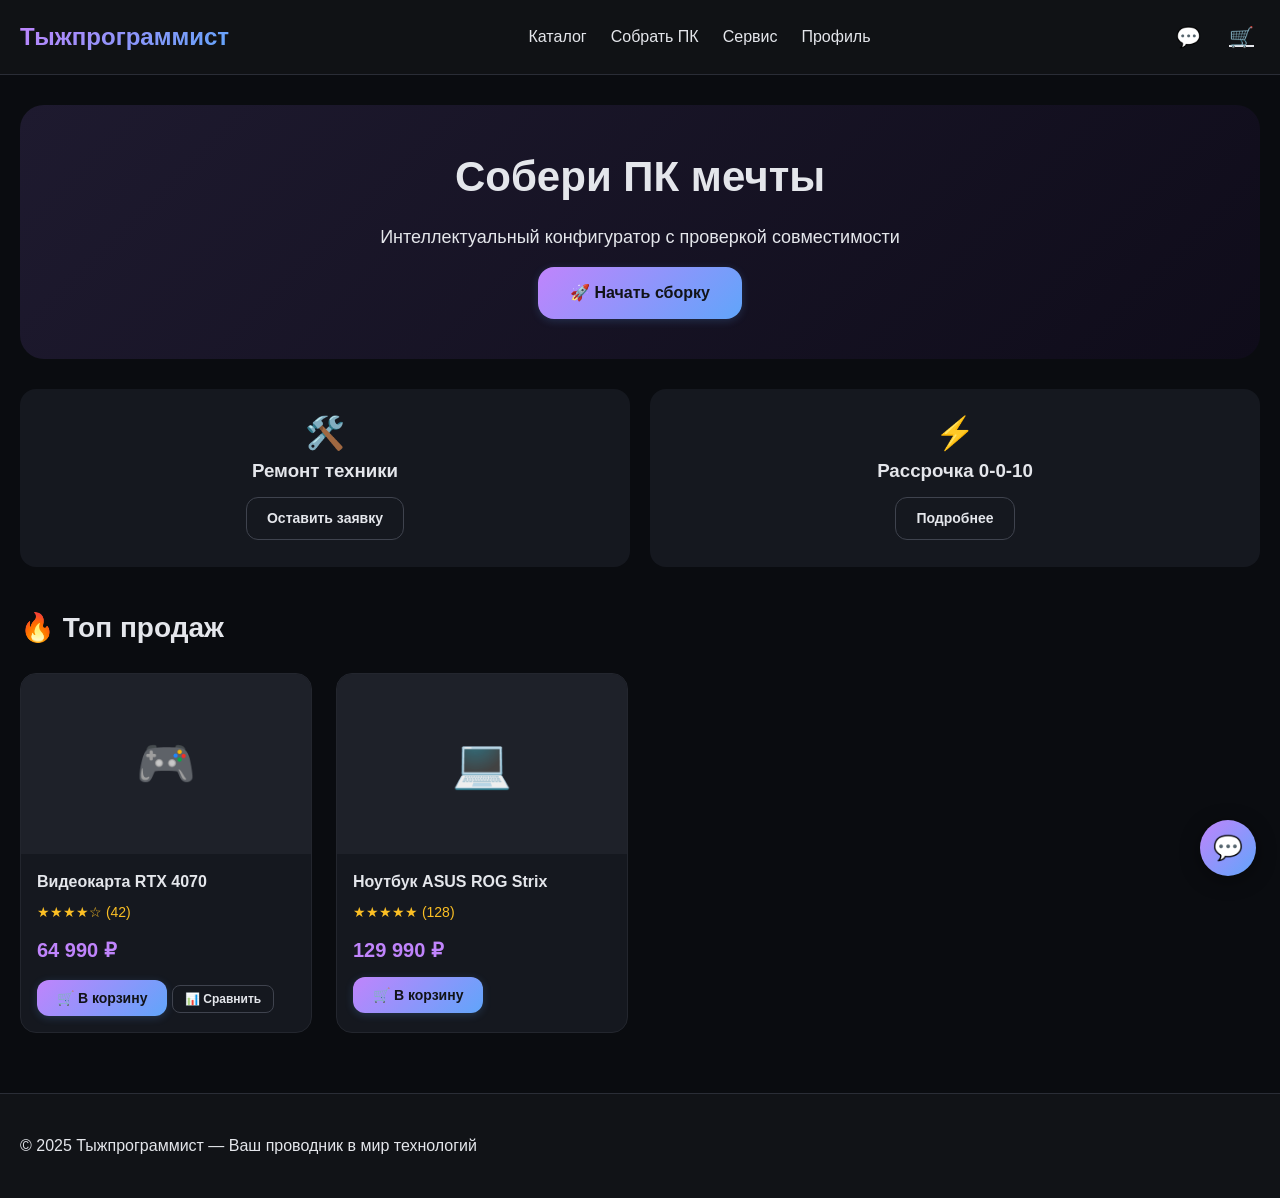
<file: index.html>
<!DOCTYPE html>
<html lang="ru">
<head>
    <meta charset="UTF-8">
    <meta name="viewport" content="width=device-width, initial-scale=1.0">
    <title>Тыжпрограммист — Цифровая техника и сборка ПК</title>
    <link rel="stylesheet" href="css/style.css">
</head>
<body>
    <header class="header">
        <div class="container">
            <div class="navbar">
                <a href="index.html" class="logo">Тыжпрограммист</a>
                <ul class="nav-links">
                    <li><a href="catalog.html">Каталог</a></li>
                    <li><a href="configurator.html">Собрать ПК</a></li>
                    <li><a href="service.html">Сервис</a></li>
                    <li><a href="profile.html">Профиль</a></li>
                </ul>
                <div class="header-actions">
                    <button class="icon-btn" id="consultantTrigger">💬</button>
                    <a href="cart.html" class="icon-btn">🛒 <span class="cart-count">0</span></a>
                </div>
            </div>
        </div>
    </header>

    <main class="container">
        <!-- Баннер -->
        <div style="background: linear-gradient(135deg, #1e1a2f, #0f0c1a); border-radius: 24px; padding: 40px; margin: 30px 0; text-align: center;">
            <h1 style="font-size: 42px;">Собери ПК мечты</h1>
            <p style="font-size: 18px; margin: 16px 0;">Интеллектуальный конфигуратор с проверкой совместимости</p>
            <a href="configurator.html" class="btn btn-primary btn-lg">🚀 Начать сборку</a>
        </div>

        <!-- Быстрый доступ к сервисам -->
        <div style="display: flex; gap: 20px; margin-bottom: 40px;">
            <div style="background: #15181f; border-radius: 16px; padding: 20px; flex:1; text-align:center;">
                <div style="font-size: 32px;">🛠️</div>
                <h3>Ремонт техники</h3>
                <a href="service.html" class="btn btn-outline" style="display:inline-block; margin-top:12px;">Оставить заявку</a>
            </div>
            <div style="background: #15181f; border-radius: 16px; padding: 20px; flex:1; text-align:center;">
                <div style="font-size: 32px;">⚡</div>
                <h3>Рассрочка 0-0-10</h3>
                <span class="btn btn-outline" style="display:inline-block; margin-top:12px;">Подробнее</span>
            </div>
        </div>

        <h2 class="section-title">🔥 Топ продаж</h2>
        <div class="product-grid">
            <div class="product-card">
                <div class="product-img">🎮</div>
                <div class="product-info">
                    <div class="product-title">Видеокарта RTX 4070</div>
                    <div class="rating">★★★★☆ (42)</div>
                    <div class="product-price">64 990 ₽</div>
                    <button class="btn btn-primary add-to-cart-btn" data-id="1" data-name="RTX 4070" data-price="64990">🛒 В корзину</button>
                    <button class="btn btn-outline btn-sm compare-btn" style="margin-top:8px;">📊 Сравнить</button>
                </div>
            </div>
            <div class="product-card">
                <div class="product-img">💻</div>
                <div class="product-info">
                    <div class="product-title">Ноутбук ASUS ROG Strix</div>
                    <div class="rating">★★★★★ (128)</div>
                    <div class="product-price">129 990 ₽</div>
                    <button class="btn btn-primary add-to-cart-btn" data-id="2" data-name="ASUS ROG Strix" data-price="129990">🛒 В корзину</button>
                </div>
            </div>
        </div>
    </main>

    <!-- Виджет консультанта -->
    <div class="consultant-widget" id="consultantWidget">
        <div class="consultant-btn">💬</div>
        <div id="chatWindow" class="chat-window hidden">
            <div class="chat-header">Консультант <span id="closeChat" style="cursor:pointer">✖</span></div>
            <div id="chatMessages" class="chat-messages"></div>
            <div class="chat-input-area">
                <input type="text" id="chatInput" placeholder="Задайте вопрос...">
                <button id="chatSend" class="btn btn-primary btn-sm">➤</button>
            </div>
        </div>
    </div>

    <footer class="footer">
        <div class="container">© 2025 Тыжпрограммист — Ваш проводник в мир технологий</div>
    </footer>

    <script src="js/main.js"></script>
</body>
</html>
</file>
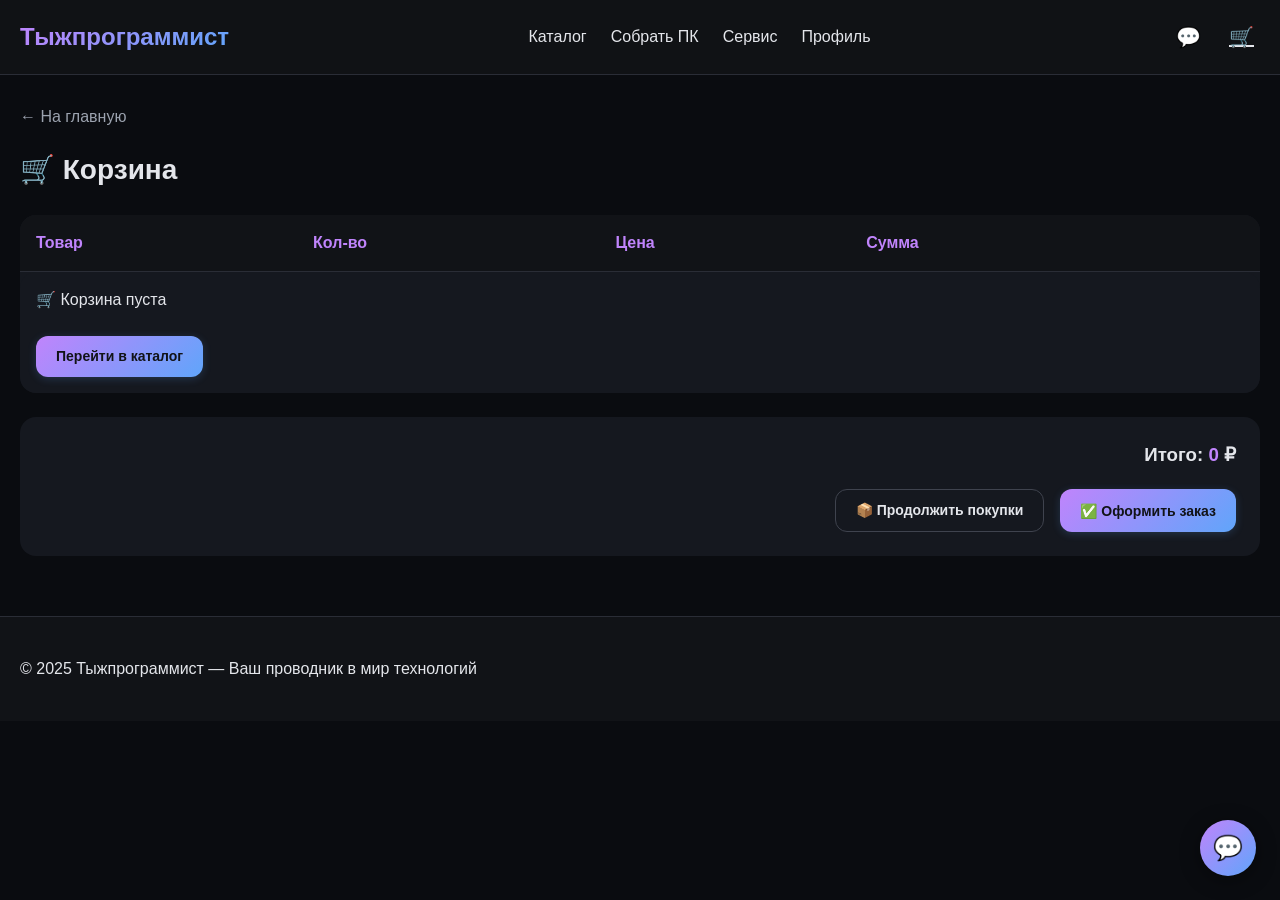
<file: cart.html>
<!DOCTYPE html>
<html lang="ru">
<head>
    <meta charset="UTF-8">
    <meta name="viewport" content="width=device-width, initial-scale=1.0">
    <title>Корзина - Тыжпрограммист</title>
    <link rel="stylesheet" href="css/style.css">
    <style>
        .cart-table {
            width: 100%;
            border-collapse: collapse;
            background: #15181f;
            border-radius: 16px;
            overflow: hidden;
        }
        .cart-table th, .cart-table td {
            padding: 16px;
            text-align: left;
            border-bottom: 1px solid #2a2d36;
        }
        .cart-table th {
            background: #111317;
            color: #c084fc;
            font-weight: 600;
        }
        .cart-table tr:last-child td {
            border-bottom: none;
        }
        .quantity-input {
            width: 70px;
            padding: 8px;
            background: #0a0c10;
            border: 1px solid #3f434e;
            border-radius: 8px;
            color: white;
            text-align: center;
        }
        .cart-summary {
            background: #15181f;
            border-radius: 16px;
            padding: 24px;
            margin-top: 24px;
            text-align: right;
        }
        .empty-cart {
            text-align: center;
            padding: 60px;
            background: #15181f;
            border-radius: 16px;
        }
    </style>
</head>
<body>
    <header class="header">
        <div class="container">
            <div class="navbar">
                <a href="index.html" class="logo">Тыжпрограммист</a>
                <ul class="nav-links">
                    <li><a href="catalog.html">Каталог</a></li>
                    <li><a href="configurator.html">Собрать ПК</a></li>
                    <li><a href="service.html">Сервис</a></li>
                    <li><a href="profile.html">Профиль</a></li>
                </ul>
                <div class="header-actions">
                    <button class="icon-btn" id="consultantTrigger">💬</button>
                    <a href="cart.html" class="icon-btn">🛒 <span class="cart-count">0</span></a>
                </div>
            </div>
        </div>
    </header>

    <main class="container">
        <div style="margin: 30px 0;">
            <div style="margin-bottom: 20px;">
                <a href="index.html" style="color: #9ca3af; text-decoration: none;">← На главную</a>
            </div>
            <h1 class="section-title" style="margin-top: 0;">🛒 Корзина</h1>
            
            <table class="cart-table">
                <thead>
                    <tr>
                        <th>Товар</th>
                        <th>Кол-во</th>
                        <th>Цена</th>
                        <th>Сумма</th>
                        <th></th>
                    </tr>
                </thead>
                <tbody id="cart-items-container"></tbody>
            </table>
            
            <div class="cart-summary">
                <h3>Итого: <span id="cart-total" style="color: #c084fc;">0</span> ₽</h3>
                <div style="display: flex; gap: 16px; justify-content: flex-end; margin-top: 20px;">
                    <a href="catalog.html" class="btn btn-outline">📦 Продолжить покупки</a>
                    <button class="btn btn-primary" id="checkoutBtn">✅ Оформить заказ</button>
                </div>
            </div>
        </div>
    </main>

    <!-- Виджет консультанта -->
    <div class="consultant-widget" id="consultantWidget">
        <div class="consultant-btn">💬</div>
        <div id="chatWindow" class="chat-window hidden">
            <div class="chat-header">Консультант <span id="closeChat" style="cursor:pointer">✖</span></div>
            <div id="chatMessages" class="chat-messages"></div>
            <div class="chat-input-area">
                <input type="text" id="chatInput" placeholder="Задайте вопрос...">
                <button id="chatSend" class="btn btn-primary btn-sm">➤</button>
            </div>
        </div>
    </div>

    <footer class="footer">
        <div class="container">© 2025 Тыжпрограммист — Ваш проводник в мир технологий</div>
    </footer>

    <script src="js/main.js"></script>
    <script>
        function renderCartPage() {
            const container = document.getElementById('cart-items-container');
            if (!container) return;
            
            const cart = JSON.parse(localStorage.getItem('techCart') || '[]');
            
            if (cart.length === 0) {
                container.innerHTML = `<tr><td colspan="5" class="empty-cart">🛒 Корзина пуста<br><br><a href="catalog.html" class="btn btn-primary">Перейти в каталог</a></td></tr>`;
                document.getElementById('cart-total').innerText = '0';
                return;
            }
            
            let html = '';
            let total = 0;
            cart.forEach((item, index) => {
                const itemTotal = item.price * item.quantity;
                total += itemTotal;
                html += `
                    <tr>
                        <td><strong>${item.name}</strong></td>
                        <td><input type="number" value="${item.quantity}" min="1" style="width:70px; background:#0a0c10; border:1px solid #3f434e; border-radius:8px; padding:8px; color:white; text-align:center;" data-idx="${index}" class="cart-qty"></td>
                        <td>${item.price.toLocaleString()} ₽</td>
                        <td style="color:#c084fc; font-weight:bold;">${itemTotal.toLocaleString()} ₽</td>
                        <td><button class="btn btn-danger btn-sm" data-idx="${index}" id="remove-item-${index}">🗑 Удалить</button></td>
                    </tr>
                `;
            });
            container.innerHTML = html;
            document.getElementById('cart-total').innerText = total.toLocaleString();
            
            document.querySelectorAll('.cart-qty').forEach(input => {
                input.addEventListener('change', (e) => {
                    const idx = e.target.dataset.idx;
                    const cart = JSON.parse(localStorage.getItem('techCart') || '[]');
                    cart[idx].quantity = parseInt(e.target.value);
                    localStorage.setItem('techCart', JSON.stringify(cart));
                    renderCartPage();
                    if (typeof updateCartUI === 'function') updateCartUI();
                });
            });
            
            cart.forEach((_, idx) => {
                const btn = document.getElementById(`remove-item-${idx}`);
                if(btn) btn.onclick = () => {
                    const cart = JSON.parse(localStorage.getItem('techCart') || '[]');
                    cart.splice(idx, 1);
                    localStorage.setItem('techCart', JSON.stringify(cart));
                    renderCartPage();
                    if (typeof updateCartUI === 'function') updateCartUI();
                };
            });
        }
        
        document.getElementById('checkoutBtn')?.addEventListener('click', () => {
            alert('✅ Заказ оформлен! Спасибо за покупку!');
            localStorage.removeItem('techCart');
            renderCartPage();
            if (typeof updateCartUI === 'function') updateCartUI();
        });
        
        renderCartPage();
    </script>
</body>
</html>
</file>
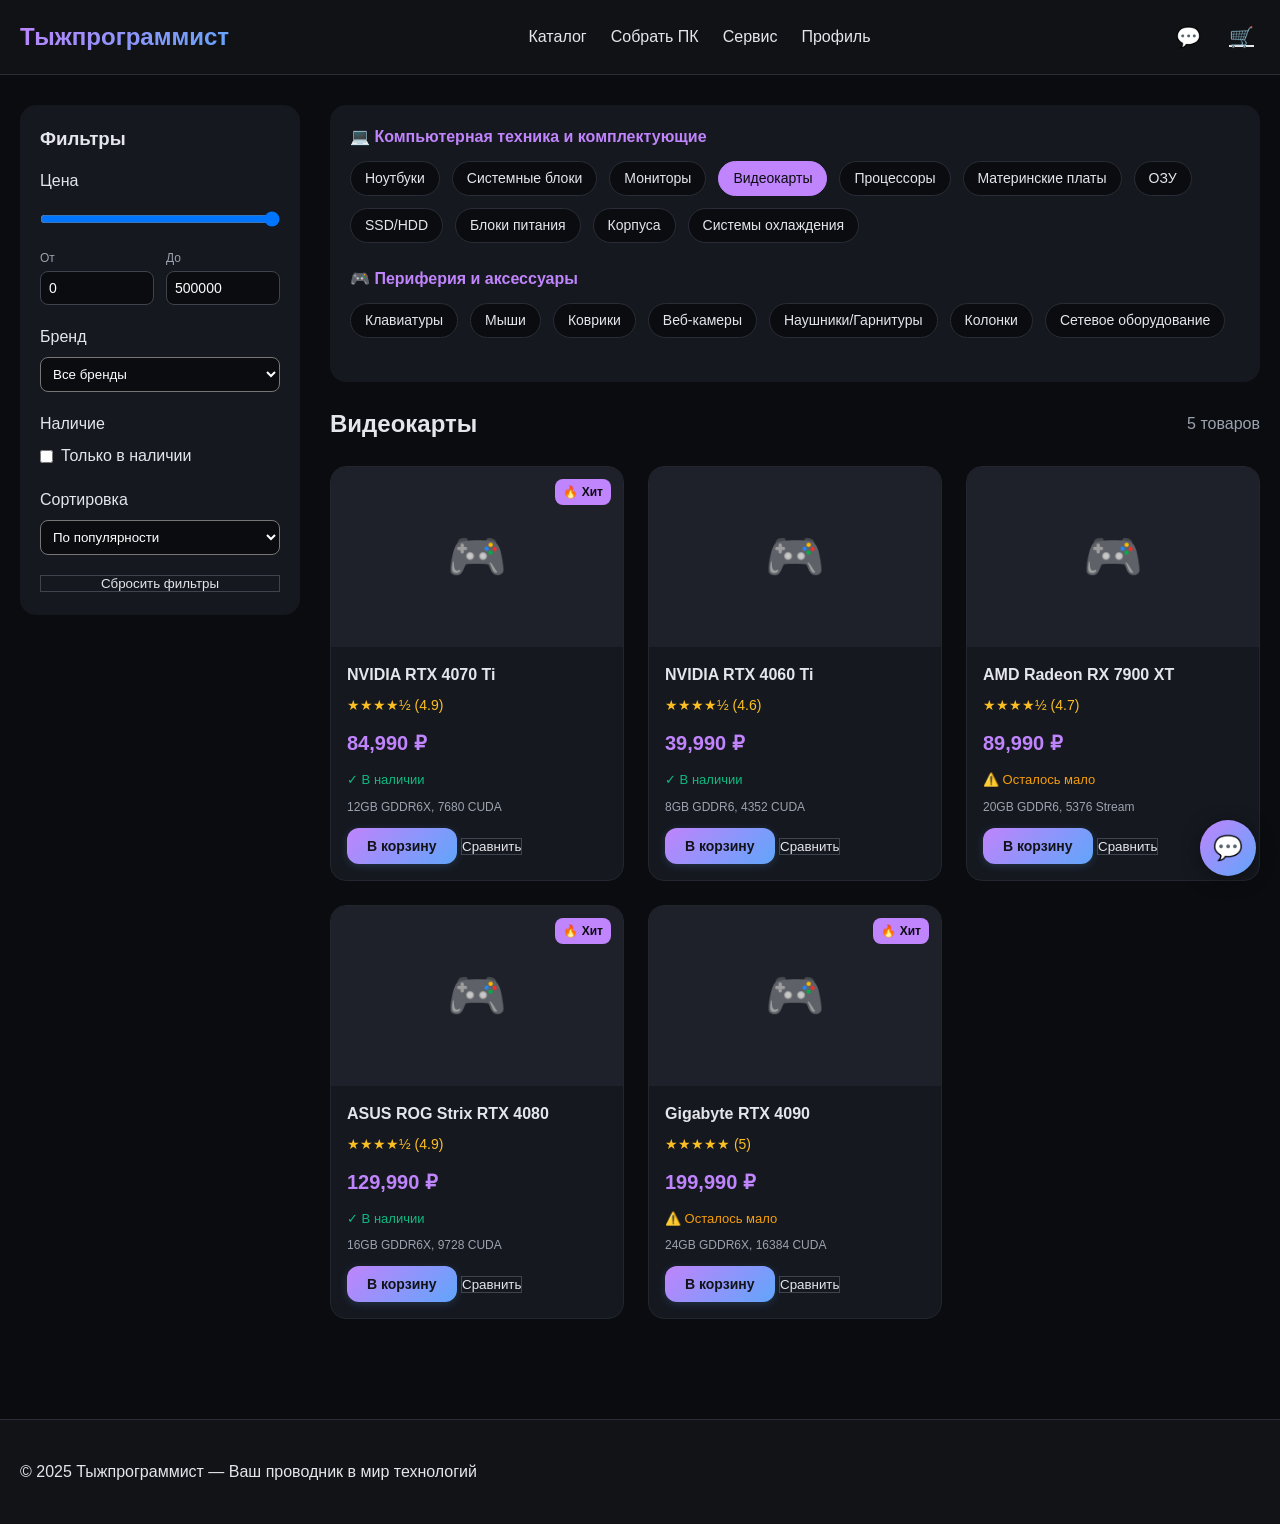
<file: catalog.html>
<!DOCTYPE html>
<html lang="ru">
<head>
    <meta charset="UTF-8">
    <meta name="viewport" content="width=device-width, initial-scale=1.0">
    <title>Каталог - Тыжпрограммист</title>
    <link rel="stylesheet" href="css/style.css">
    <style>
        .category-menu {
            background: #15181f;
            border-radius: 16px;
            padding: 20px;
            margin-bottom: 24px;
        }
        
        .category-group {
            margin-bottom: 24px;
        }
        
        .category-group h4 {
            color: #c084fc;
            margin-bottom: 12px;
            font-size: 16px;
        }
        
        .category-links {
            display: flex;
            flex-wrap: wrap;
            gap: 12px;
        }
        
        .category-link {
            background: #0a0c10;
            padding: 6px 14px;
            border-radius: 20px;
            cursor: pointer;
            transition: all 0.2s;
            font-size: 14px;
            border: 1px solid #2a2d36;
        }
        
        .category-link:hover {
            background: #c084fc;
            color: #0a0c10;
            border-color: #c084fc;
        }
        
        .category-link.active {
            background: #c084fc;
            color: #0a0c10;
            border-color: #c084fc;
        }
        
        .product-card {
            position: relative;
        }
        
        .badge {
            position: absolute;
            top: 12px;
            right: 12px;
            background: #c084fc;
            color: #0a0c10;
            padding: 4px 8px;
            border-radius: 8px;
            font-size: 12px;
            font-weight: bold;
        }
        
        .stock-status {
            font-size: 13px;
            margin: 8px 0;
        }
        
        .in-stock {
            color: #10b981;
        }
        
        .low-stock {
            color: #f59e0b;
        }
        
        .out-of-stock {
            color: #ef4444;
        }
        
        .price-inputs {
            display: flex;
            gap: 12px;
            margin-top: 12px;
            align-items: center;
        }
        
        .price-input-group {
            flex: 1;
        }
        
        .price-input-group label {
            display: block;
            font-size: 12px;
            color: #9ca3af;
            margin-bottom: 4px;
        }
        
        .price-input-group input {
            width: 100%;
            background: #0a0c10;
            border: 1px solid #3f434e;
            border-radius: 8px;
            padding: 8px;
            color: white;
            font-size: 14px;
        }
        
        .price-input-group input:focus {
            outline: none;
            border-color: #c084fc;
        }
    </style>
</head>
<body>
    <header class="header">
        <div class="container">
            <div class="navbar">
                <a href="index.html" class="logo">Тыжпрограммист</a>
                <ul class="nav-links">
                    <li><a href="catalog.html">Каталог</a></li>
                    <li><a href="configurator.html">Собрать ПК</a></li>
                    <li><a href="service.html">Сервис</a></li>
                    <li><a href="profile.html">Профиль</a></li>
                </ul>
                <div class="header-actions">
                    <button class="icon-btn" id="consultantTrigger">💬</button>
                    <a href="cart.html" class="icon-btn">🛒 <span class="cart-count">0</span></a>
                </div>
            </div>
        </div>
    </header>

    <main class="container">
        <div style="display: flex; gap: 30px; margin-top: 30px;">
            <!-- Боковая панель с фильтрами -->
            <aside style="width: 280px; flex-shrink: 0;">
                <div style="background: #15181f; padding: 20px; border-radius: 16px; position: sticky; top: 100px;">
                    <h3 style="margin-bottom: 16px;">Фильтры</h3>
                    
                    <div style="margin-bottom: 20px;">
                        <label style="display: block; margin-bottom: 8px;">Цена</label>
                        <input type="range" id="priceRange" min="0" max="500000" value="500000" style="width:100%; margin: 10px 0;">
                        <div class="price-inputs">
                            <div class="price-input-group">
                                <label>От</label>
                                <input type="number" id="priceMinInput" value="0" min="0" max="500000">
                            </div>
                            <div class="price-input-group">
                                <label>До</label>
                                <input type="number" id="priceMaxInput" value="500000" min="0" max="500000">
                            </div>
                        </div>
                    </div>
                    
                    <div style="margin-bottom: 20px;">
                        <label style="display: block; margin-bottom: 8px;">Бренд</label>
                        <select id="brandFilter" style="width:100%; background:#0a0c10; color:white; padding:8px; border-radius: 8px;">
                            <option value="all">Все бренды</option>
                            <option value="asus">ASUS</option>
                            <option value="msi">MSI</option>
                            <option value="gigabyte">Gigabyte</option>
                            <option value="nvidia">NVIDIA</option>
                            <option value="intel">Intel</option>
                            <option value="amd">AMD</option>
                            <option value="logitech">Logitech</option>
                            <option value="razer">Razer</option>
                            <option value="samsung">Samsung</option>
                            <option value="corsair">Corsair</option>
                            <option value="kingston">Kingston</option>
                            <option value="hyperx">HyperX</option>
                            <option value="steelseries">SteelSeries</option>
                        </select>
                    </div>
                    
                    <div style="margin-bottom: 20px;">
                        <label style="display: block; margin-bottom: 8px;">Наличие</label>
                        <label style="display: flex; align-items: center; gap: 8px; margin-top: 8px;">
                            <input type="checkbox" id="inStockOnly"> Только в наличии
                        </label>
                    </div>
                    
                    <div>
                        <label style="display: block; margin-bottom: 8px;">Сортировка</label>
                        <select id="sortBy" style="width:100%; background:#0a0c10; color:white; padding:8px; border-radius: 8px;">
                            <option value="popular">По популярности</option>
                            <option value="price_asc">По цене (возр.)</option>
                            <option value="price_desc">По цене (убыв.)</option>
                            <option value="rating">По рейтингу</option>
                        </select>
                    </div>
                    
                    <button id="resetFilters" class="btn-outline" style="margin-top: 20px; width: 100%;">Сбросить фильтры</button>
                </div>
            </aside>
            
            <!-- Основной контент -->
            <div style="flex:1">
                <!-- Меню категорий -->
                <div class="category-menu">
                    <div class="category-group">
                        <h4>💻 Компьютерная техника и комплектующие</h4>
                        <div class="category-links">
                            <span class="category-link" data-category="notebooks">Ноутбуки</span>
                            <span class="category-link" data-category="pcs">Системные блоки</span>
                            <span class="category-link" data-category="monitors">Мониторы</span>
                            <span class="category-link active" data-category="gpus">Видеокарты</span>
                            <span class="category-link" data-category="cpus">Процессоры</span>
                            <span class="category-link" data-category="motherboards">Материнские платы</span>
                            <span class="category-link" data-category="ram">ОЗУ</span>
                            <span class="category-link" data-category="storage">SSD/HDD</span>
                            <span class="category-link" data-category="psus">Блоки питания</span>
                            <span class="category-link" data-category="cases">Корпуса</span>
                            <span class="category-link" data-category="cooling">Системы охлаждения</span>
                        </div>
                    </div>
                    
                    <div class="category-group">
                        <h4>🎮 Периферия и аксессуары</h4>
                        <div class="category-links">
                            <span class="category-link" data-category="keyboards">Клавиатуры</span>
                            <span class="category-link" data-category="mice">Мыши</span>
                            <span class="category-link" data-category="mousepads">Коврики</span>
                            <span class="category-link" data-category="webcams">Веб-камеры</span>
                            <span class="category-link" data-category="headsets">Наушники/Гарнитуры</span>
                            <span class="category-link" data-category="speakers">Колонки</span>
                            <span class="category-link" data-category="network">Сетевое оборудование</span>
                        </div>
                    </div>
                </div>
                
                <div style="display: flex; justify-content: space-between; align-items: center; margin-bottom: 24px;">
                    <h2 id="categoryTitle">Видеокарты</h2>
                    <span id="productCount" style="color: #9ca3af;">0 товаров</span>
                </div>
                
                <div id="productsGrid" class="product-grid"></div>
            </div>
        </div>
    </main>

    <!-- Виджет консультанта -->
    <div class="consultant-widget" id="consultantWidget">
        <div class="consultant-btn">💬</div>
        <div id="chatWindow" class="chat-window hidden">
            <div class="chat-header">Консультант <span id="closeChat" style="cursor:pointer">✖</span></div>
            <div id="chatMessages" class="chat-messages"></div>
            <div class="chat-input-area">
                <input type="text" id="chatInput" placeholder="Задайте вопрос...">
                <button id="chatSend" class="btn-primary">➤</button>
            </div>
        </div>
    </div>

    <footer class="footer">
        <div class="container">© 2025 Тыжпрограммист — Ваш проводник в мир технологий</div>
    </footer>

    <script src="js/main.js"></script>
    <script>
        // Полная база товаров по всем категориям
        const products = {
            notebooks: [
                { id: "nb1", name: "ASUS ROG Strix G16", price: 129990, rating: 4.8, brand: "asus", stock: "in", img: "💻", specs: "Intel i7-13650HX, RTX 4060, 16GB" },
                { id: "nb2", name: "MSI Katana 15", price: 89990, rating: 4.5, brand: "msi", stock: "in", img: "💻", specs: "Intel i5-13500H, RTX 4050, 16GB" },
                { id: "nb3", name: "Lenovo Legion Pro 5", price: 114990, rating: 4.7, brand: "lenovo", stock: "low", img: "💻", specs: "Ryzen 7 7745HX, RTX 4060, 32GB" },
                { id: "nb4", name: "Apple MacBook Pro 14", price: 199990, rating: 4.9, brand: "apple", stock: "in", img: "💻", specs: "M3 Pro, 18GB, 512GB" }
            ],
            pcs: [
                { id: "pc1", name: "Игровой ПК Ultra", price: 89990, rating: 4.6, brand: "msi", stock: "in", img: "🖥️", specs: "Ryzen 5 5600X, RTX 3060, 16GB" },
                { id: "pc2", name: "Gamer Master X", price: 149990, rating: 4.8, brand: "asus", stock: "in", img: "🖥️", specs: "i7-13700K, RTX 4070, 32GB" },
                { id: "pc3", name: "Workstation Pro", price: 179990, rating: 4.7, brand: "dell", stock: "low", img: "🖥️", specs: "i9-13900K, RTX 4080, 64GB" }
            ],
            monitors: [
                { id: "mon1", name: "ASUS TUF VG27AQ", price: 34990, rating: 4.7, brand: "asus", stock: "in", img: "🖥️", specs: "27\" 165Hz, 2K, IPS" },
                { id: "mon2", name: "Samsung Odyssey G7", price: 49990, rating: 4.8, brand: "samsung", stock: "in", img: "🖥️", specs: "32\" 240Hz, 4K, VA" },
                { id: "mon3", name: "MSI Optix MAG274", price: 27990, rating: 4.5, brand: "msi", stock: "low", img: "🖥️", specs: "27\" 144Hz, 2K, IPS" }
            ],
            gpus: [
                { id: "gpu1", name: "NVIDIA RTX 4070 Ti", price: 84990, rating: 4.9, brand: "nvidia", stock: "in", img: "🎮", specs: "12GB GDDR6X, 7680 CUDA" },
                { id: "gpu2", name: "NVIDIA RTX 4060 Ti", price: 39990, rating: 4.6, brand: "nvidia", stock: "in", img: "🎮", specs: "8GB GDDR6, 4352 CUDA" },
                { id: "gpu3", name: "AMD Radeon RX 7900 XT", price: 89990, rating: 4.7, brand: "amd", stock: "low", img: "🎮", specs: "20GB GDDR6, 5376 Stream" },
                { id: "gpu4", name: "ASUS ROG Strix RTX 4080", price: 129990, rating: 4.9, brand: "asus", stock: "in", img: "🎮", specs: "16GB GDDR6X, 9728 CUDA" },
                { id: "gpu5", name: "Gigabyte RTX 4090", price: 199990, rating: 5.0, brand: "gigabyte", stock: "low", img: "🎮", specs: "24GB GDDR6X, 16384 CUDA" }
            ],
            cpus: [
                { id: "cpu1", name: "Intel Core i9-14900K", price: 65990, rating: 4.9, brand: "intel", stock: "in", img: "⚙️", specs: "24 ядра, 32 потока, 6.0GHz" },
                { id: "cpu2", name: "AMD Ryzen 7 7800X3D", price: 45990, rating: 4.8, brand: "amd", stock: "in", img: "⚙️", specs: "8 ядер, 16 потоков, 5.0GHz" },
                { id: "cpu3", name: "Intel Core i5-14600K", price: 32990, rating: 4.7, brand: "intel", stock: "in", img: "⚙️", specs: "14 ядер, 20 потоков, 5.3GHz" }
            ],
            motherboards: [
                { id: "mb1", name: "ASUS ROG Strix Z790-E", price: 42990, rating: 4.8, brand: "asus", stock: "in", img: "🔌", specs: "LGA1700, DDR5, PCIe 5.0" },
                { id: "mb2", name: "MSI B760 Tomahawk", price: 18990, rating: 4.6, brand: "msi", stock: "in", img: "🔌", specs: "LGA1700, DDR5, ATX" },
                { id: "mb3", name: "Gigabyte X670 Aorus", price: 32990, rating: 4.7, brand: "gigabyte", stock: "low", img: "🔌", specs: "AM5, DDR5, PCIe 5.0" }
            ],
            ram: [
                { id: "ram1", name: "Corsair Vengeance 32GB", price: 11990, rating: 4.8, brand: "corsair", stock: "in", img: "💾", specs: "DDR5, 6000MHz, CL30" },
                { id: "ram2", name: "Kingston Fury 64GB", price: 22990, rating: 4.7, brand: "kingston", stock: "in", img: "💾", specs: "DDR5, 5600MHz, CL36" },
                { id: "ram3", name: "G.Skill Trident 16GB", price: 6990, rating: 4.6, brand: "gskill", stock: "low", img: "💾", specs: "DDR4, 3600MHz, CL18" }
            ],
            storage: [
                { id: "ssd1", name: "Samsung 990 Pro 1TB", price: 9990, rating: 4.9, brand: "samsung", stock: "in", img: "💽", specs: "NVMe PCIe 4.0, 7450MB/s" },
                { id: "ssd2", name: "WD Black SN850X 2TB", price: 15990, rating: 4.8, brand: "wd", stock: "in", img: "💽", specs: "NVMe PCIe 4.0, 7300MB/s" },
                { id: "hdd1", name: "Seagate BarraCuda 4TB", price: 8990, rating: 4.5, brand: "seagate", stock: "in", img: "💽", specs: "7200RPM, 256MB Cache" }
            ],
            psus: [
                { id: "psu1", name: "Corsair RM850e", price: 13990, rating: 4.8, brand: "corsair", stock: "in", img: "⚡", specs: "850W, 80+ Gold, Modular" },
                { id: "psu2", name: "Seasonic Focus 750W", price: 11990, rating: 4.7, brand: "seasonic", stock: "in", img: "⚡", specs: "750W, 80+ Gold, Full Modular" },
                { id: "psu3", name: "Be Quiet! 1000W", price: 18990, rating: 4.9, brand: "bequiet", stock: "low", img: "⚡", specs: "1000W, 80+ Platinum" }
            ],
            cases: [
                { id: "case1", name: "NZXT H9 Flow", price: 15990, rating: 4.8, brand: "nzxt", stock: "in", img: "📦", specs: "ATX, Tempered Glass, White" },
                { id: "case2", name: "Lian Li O11 Dynamic", price: 14990, rating: 4.9, brand: "lianli", stock: "in", img: "📦", specs: "ATX, Dual Chamber" },
                { id: "case3", name: "Fractal North", price: 13990, rating: 4.7, brand: "fractal", stock: "low", img: "📦", specs: "ATX, Wood Front" }
            ],
            cooling: [
                { id: "cool1", name: "NZXT Kraken Elite 360", price: 24990, rating: 4.8, brand: "nzxt", stock: "in", img: "❄️", specs: "360mm AIO, LCD Display" },
                { id: "cool2", name: "Noctua NH-D15", price: 9990, rating: 4.9, brand: "noctua", stock: "in", img: "❄️", specs: "Air Cooler, Dual Fan" },
                { id: "cool3", name: "Arctic Liquid Freezer II", price: 8990, rating: 4.7, brand: "arctic", stock: "low", img: "❄️", specs: "280mm AIO" }
            ],
            keyboards: [
                { id: "kb1", name: "Logitech G Pro X", price: 15990, rating: 4.8, brand: "logitech", stock: "in", img: "⌨️", specs: "Mechanical, TKL, Wireless" },
                { id: "kb2", name: "Razer BlackWidow V4", price: 17990, rating: 4.7, brand: "razer", stock: "in", img: "⌨️", specs: "Mechanical, RGB, Wrist Rest" },
                { id: "kb3", name: "Keychron Q1 Pro", price: 18990, rating: 4.9, brand: "keychron", stock: "low", img: "⌨️", specs: "Aluminum, QMK/VIA, Wireless" }
            ],
            mice: [
                { id: "mouse1", name: "Logitech G502 X", price: 8990, rating: 4.8, brand: "logitech", stock: "in", img: "🖱️", specs: "Wireless, 25K Sensor, RGB" },
                { id: "mouse2", name: "Razer DeathAdder V3", price: 7990, rating: 4.7, brand: "razer", stock: "in", img: "🖱️", specs: "59g, Optical Switches" },
                { id: "mouse3", name: "SteelSeries Prime", price: 6990, rating: 4.6, brand: "steelseries", stock: "low", img: "🖱️", specs: "Wireless, 18K CPI" }
            ],
            mousepads: [
                { id: "pad1", name: "SteelSeries QcK XXL", price: 3990, rating: 4.7, brand: "steelseries", stock: "in", img: "🧻", specs: "900x400mm, Cloth" },
                { id: "pad2", name: "Razer Gigantus V2", price: 2990, rating: 4.6, brand: "razer", stock: "in", img: "🧻", specs: "3XL, Textured Surface" },
                { id: "pad3", name: "Logitech G840", price: 3490, rating: 4.5, brand: "logitech", stock: "low", img: "🧻", specs: "910x400mm" }
            ],
            webcams: [
                { id: "cam1", name: "Logitech Brio 4K", price: 15990, rating: 4.7, brand: "logitech", stock: "in", img: "📷", specs: "4K Ultra HD, HDR" },
                { id: "cam2", name: "Razer Kiyo Pro", price: 12990, rating: 4.6, brand: "razer", stock: "in", img: "📷", specs: "1080p 60FPS, Adaptive Light" }
            ],
            headsets: [
                { id: "head1", name: "HyperX Cloud Alpha", price: 8990, rating: 4.8, brand: "hyperx", stock: "in", img: "🎧", specs: "Dual Chamber Drivers, Detachable Mic" },
                { id: "head2", name: "SteelSeries Arctis Nova 7", price: 15990, rating: 4.7, brand: "steelseries", stock: "in", img: "🎧", specs: "Wireless, 2.4GHz + Bluetooth" },
                { id: "head3", name: "Sony WH-1000XM5", price: 29990, rating: 4.9, brand: "sony", stock: "low", img: "🎧", specs: "Noise Cancelling, 30h Battery" }
            ],
            speakers: [
                { id: "spk1", name: "Edifier R1280DBs", price: 11990, rating: 4.7, brand: "edifier", stock: "in", img: "🔊", specs: "Bluetooth, Optical Input" },
                { id: "spk2", name: "Logitech Z623", price: 13990, rating: 4.6, brand: "logitech", stock: "in", img: "🔊", specs: "2.1, 200W RMS" }
            ],
            network: [
                { id: "net1", name: "TP-Link Archer AX73", price: 8990, rating: 4.7, brand: "tplink", stock: "in", img: "🌐", specs: "AX5400, 6 Streams" },
                { id: "net2", name: "ASUS RT-AX86U", price: 15990, rating: 4.8, brand: "asus", stock: "in", img: "🌐", specs: "AX5700, Gaming Router" }
            ]
        };
        
        let currentCategory = "gpus";
        let currentFilters = {
            priceMin: 0,
            priceMax: 500000,
            brand: "all",
            inStockOnly: false,
            sortBy: "popular"
        };
        
        let currentCategoryProducts = [];
        
        function getCategoryTitle(category) {
            const titles = {
                notebooks: "Ноутбуки", pcs: "Системные блоки", monitors: "Мониторы", gpus: "Видеокарты",
                cpus: "Процессоры", motherboards: "Материнские платы", ram: "Оперативная память",
                storage: "SSD/HDD", psus: "Блоки питания", cases: "Корпуса", cooling: "Системы охлаждения",
                keyboards: "Клавиатуры", mice: "Мыши", mousepads: "Коврики", webcams: "Веб-камеры",
                headsets: "Наушники и гарнитуры", speakers: "Колонки", network: "Сетевое оборудование"
            };
            return titles[category] || category;
        }
        
        function syncPriceInputs() {
            document.getElementById('priceRange').value = currentFilters.priceMax;
            document.getElementById('priceMaxInput').value = currentFilters.priceMax;
            document.getElementById('priceMinInput').value = currentFilters.priceMin;
        }
        
        function filterProducts() {
            let productsList = [...currentCategoryProducts];
            
            // Фильтр по цене (с проверкой на undefined)
            productsList = productsList.filter(p => {
                const price = p.price || 0;
                return price >= (currentFilters.priceMin || 0) && 
                    price <= (currentFilters.priceMax || 500000);
            });
            
            // Фильтр по бренду
            if (currentFilters.brand && currentFilters.brand !== "all") {
                productsList = productsList.filter(p => 
                    p.brand && p.brand.toLowerCase() === currentFilters.brand.toLowerCase()
                );
            }
            
            // Фильтр по наличию
            if (currentFilters.inStockOnly) {
                productsList = productsList.filter(p => p.stock === "in");
            }
            
            // Сортировка
            if (currentFilters.sortBy === "price_asc") {
                productsList.sort((a, b) => (a.price || 0) - (b.price || 0));
            } else if (currentFilters.sortBy === "price_desc") {
                productsList.sort((a, b) => (b.price || 0) - (a.price || 0));
            } else if (currentFilters.sortBy === "rating") {
                productsList.sort((a, b) => (b.rating || 0) - (a.rating || 0));
            }
            
            return productsList;
        }

// Дополнительная функция для применения фильтров и обновления UI
function applyFiltersAndRender() {
    const filtered = filterProducts();
    const grid = document.getElementById('productsGrid');
    const countSpan = document.getElementById('productCount');
    
    if (!grid) return;
    
    countSpan.textContent = `${filtered.length} товаров`;
    
    if (filtered.length === 0) {
        grid.innerHTML = '<div style="text-align: center; padding: 60px; background: #15181f; border-radius: 16px;">🔍 Товары не найдены. Попробуйте изменить фильтры.</div>';
        return;
    }
    
    grid.innerHTML = filtered.map(product => {
        let stockText = "";
        let stockClass = "";
        if (product.stock === "in") {
            stockText = "✅ В наличии";
            stockClass = "in-stock";
        } else if (product.stock === "low") {
            stockText = "⚠️ Осталось мало";
            stockClass = "low-stock";
        } else {
            stockText = "❌ Нет в наличии";
            stockClass = "out-of-stock";
        }
        
        // Экранируем название товара
        const safeName = escapeHtml(product.name);
        const safeSpecs = escapeHtml(product.specs || '');
        
        return `
            <div class="product-card">
                ${product.rating >= 4.8 ? '<div class="badge">🔥 Хит</div>' : ''}
                <div class="product-img" style="font-size: 48px;">${product.img || '📦'}</div>
                <div class="product-info">
                    <div class="product-title">${safeName}</div>
                    <div class="rating">${'★'.repeat(Math.floor(product.rating || 0))}${(product.rating || 0) % 1 >= 0.5 ? '½' : ''}${'☆'.repeat(5 - Math.ceil(product.rating || 0))} (${product.rating || 0})</div>
                    <div class="product-price">${(product.price || 0).toLocaleString()} ₽</div>
                    <div class="stock-status ${stockClass}">${stockText}</div>
                    <div style="font-size: 12px; color: #9ca3af; margin-bottom: 12px;">${safeSpecs}</div>
                    ${product.stock !== "out" ? 
                        `<button class="btn btn-primary add-to-cart-btn" data-id="${product.id}" data-name="${safeName}" data-price="${product.price || 0}">🛒 В корзину</button>` : 
                        '<button class="btn btn-outline" disabled style="opacity: 0.5;">❌ Нет в наличии</button>'}
                    <button class="btn btn-outline btn-sm compare-btn" style="margin-top: 8px;">📊 Сравнить</button>
                </div>
            </div>
        `;
    }).join('');
    
    // Переинициализируем кнопки "В корзину"
    document.querySelectorAll('.add-to-cart-btn').forEach(btn => {
        btn.removeEventListener('click', window.addToCartHandler);
        const handler = () => {
            const id = btn.dataset.id;
            const name = btn.dataset.name;
            const price = parseInt(btn.dataset.price);
            if (typeof addToCart === 'function') {
                addToCart(id, name, price);
            } else if (typeof window.addToCart === 'function') {
                window.addToCart(id, name, price);
            } else {
                // Fallback: сохраняем напрямую в localStorage
                let cart = JSON.parse(localStorage.getItem('techCart') || '[]');
                const existing = cart.find(item => item.id === id);
                if (existing) {
                    existing.quantity += 1;
                } else {
                    cart.push({ id: id, name: name, price: price, quantity: 1 });
                }
                localStorage.setItem('techCart', JSON.stringify(cart));
                alert(`${name} добавлен в корзину`);
                
                // Обновляем счетчик
                const totalCount = cart.reduce((sum, item) => sum + item.quantity, 0);
                const cartCounters = document.querySelectorAll('.cart-count');
                cartCounters.forEach(el => {
                    if (el) {
                        el.textContent = totalCount;
                        el.style.display = totalCount > 0 ? 'flex' : 'none';
                    }
                });
            }
        };
        btn.addEventListener('click', handler);
        window.addToCartHandler = handler;
    });
}
        
        function renderProducts() {
            const filtered = filterProducts();
            const grid = document.getElementById('productsGrid');
            const countSpan = document.getElementById('productCount');
            
            countSpan.textContent = `${filtered.length} товаров`;
            
            if (filtered.length === 0) {
                grid.innerHTML = '<div style="text-align: center; padding: 60px; background: #15181f; border-radius: 16px;">Товары не найдены. Попробуйте изменить фильтры.</div>';
                return;
            }
            
            grid.innerHTML = filtered.map(product => {
                let stockText = "";
                let stockClass = "";
                if (product.stock === "in") {
                    stockText = "✓ В наличии";
                    stockClass = "in-stock";
                } else if (product.stock === "low") {
                    stockText = "⚠️ Осталось мало";
                    stockClass = "low-stock";
                } else {
                    stockText = "✗ Нет в наличии";
                    stockClass = "out-of-stock";
                }
                
                return `
                    <div class="product-card">
                        ${product.rating >= 4.8 ? '<div class="badge">🔥 Хит</div>' : ''}
                        <div class="product-img" style="font-size: 48px;">${product.img}</div>
                        <div class="product-info">
                            <div class="product-title">${product.name}</div>
                            <div class="rating">${'★'.repeat(Math.floor(product.rating))}${product.rating % 1 >= 0.5 ? '½' : ''}${'☆'.repeat(5 - Math.ceil(product.rating))} (${product.rating})</div>
                            <div class="product-price">${product.price.toLocaleString()} ₽</div>
                            <div class="stock-status ${stockClass}">${stockText}</div>
                            <div style="font-size: 12px; color: #9ca3af; margin-bottom: 12px;">${product.specs}</div>
                            ${product.stock !== "out" ? `<button class="btn btn-primary add-to-cart-btn" data-id="${product.id}" data-name="${product.name}" data-price="${product.price}">В корзину</button>` : '<button class="btn-outline" disabled style="opacity: 0.5;">Нет в наличии</button>'}
                            <button class="btn-outline compare-btn" style="margin-top: 8px;">Сравнить</button>
                        </div>
                    </div>
                `;
            }).join('');
            
            // Переинициализируем кнопки "В корзину"
            document.querySelectorAll('.add-to-cart-btn').forEach(btn => {
                btn.removeEventListener('click', window.addToCartHandler);
                const handler = () => {
                    const id = btn.dataset.id;
                    const name = btn.dataset.name;
                    const price = parseInt(btn.dataset.price);
                    if (window.addToCart) window.addToCart(id, name, price);
                };
                btn.addEventListener('click', handler);
                window.addToCartHandler = handler;
            });
        }
        
        function updateCategory(category) {
            currentCategory = category;
            currentCategoryProducts = [...(products[currentCategory] || [])];
            
            document.getElementById('categoryTitle').textContent = getCategoryTitle(category);
            
            // Обновляем активный класс в меню
            document.querySelectorAll('.category-link').forEach(link => {
                if (link.dataset.category === category) {
                    link.classList.add('active');
                } else {
                    link.classList.remove('active');
                }
            });
            
            // Сбрасываем фильтры цены, но сохраняем диапазон 0-500000
            currentFilters.priceMin = 0;
            currentFilters.priceMax = 500000;
            currentFilters.brand = "all";
            currentFilters.inStockOnly = false;
            
            // Обновляем UI фильтров
            syncPriceInputs();
            document.getElementById('brandFilter').value = "all";
            document.getElementById('inStockOnly').checked = false;
            document.getElementById('sortBy').value = "popular";
            
            renderProducts();
        }
        
        // Инициализация категорий
        document.querySelectorAll('.category-link').forEach(link => {
            link.addEventListener('click', () => {
                updateCategory(link.dataset.category);
            });
        });
        
        // Ползунок цены
        document.getElementById('priceRange').addEventListener('input', (e) => {
            currentFilters.priceMax = parseInt(e.target.value);
            if (currentFilters.priceMax < currentFilters.priceMin) {
                currentFilters.priceMin = currentFilters.priceMax;
                document.getElementById('priceMinInput').value = currentFilters.priceMin;
            }
            syncPriceInputs();
            renderProducts();
        });
        
        // Ручной ввод минимальной цены
        document.getElementById('priceMinInput').addEventListener('change', (e) => {
            let value = parseInt(e.target.value);
            if (isNaN(value)) value = 0;
            if (value < 0) value = 0;
            if (value > currentFilters.priceMax) value = currentFilters.priceMax;
            currentFilters.priceMin = value;
            syncPriceInputs();
            renderProducts();
        });
        
        // Ручной ввод максимальной цены
        document.getElementById('priceMaxInput').addEventListener('change', (e) => {
            let value = parseInt(e.target.value);
            if (isNaN(value)) value = 500000;
            if (value > 500000) value = 500000;
            if (value < currentFilters.priceMin) value = currentFilters.priceMin;
            currentFilters.priceMax = value;
            syncPriceInputs();
            renderProducts();
        });
        
        document.getElementById('brandFilter').addEventListener('change', (e) => {
            currentFilters.brand = e.target.value;
            renderProducts();
        });
        
        document.getElementById('inStockOnly').addEventListener('change', (e) => {
            currentFilters.inStockOnly = e.target.checked;
            renderProducts();
        });
        
        document.getElementById('sortBy').addEventListener('change', (e) => {
            currentFilters.sortBy = e.target.value;
            renderProducts();
        });
        
        document.getElementById('resetFilters').addEventListener('click', () => {
            currentFilters = {
                priceMin: 0,
                priceMax: 500000,
                brand: "all",
                inStockOnly: false,
                sortBy: "popular"
            };
            
            syncPriceInputs();
            document.getElementById('brandFilter').value = "all";
            document.getElementById('inStockOnly').checked = false;
            document.getElementById('sortBy').value = "popular";
            
            renderProducts();
        });
        
        // Загружаем начальную категорию
        updateCategory("gpus");
    </script>
</body>
</html>
</file>
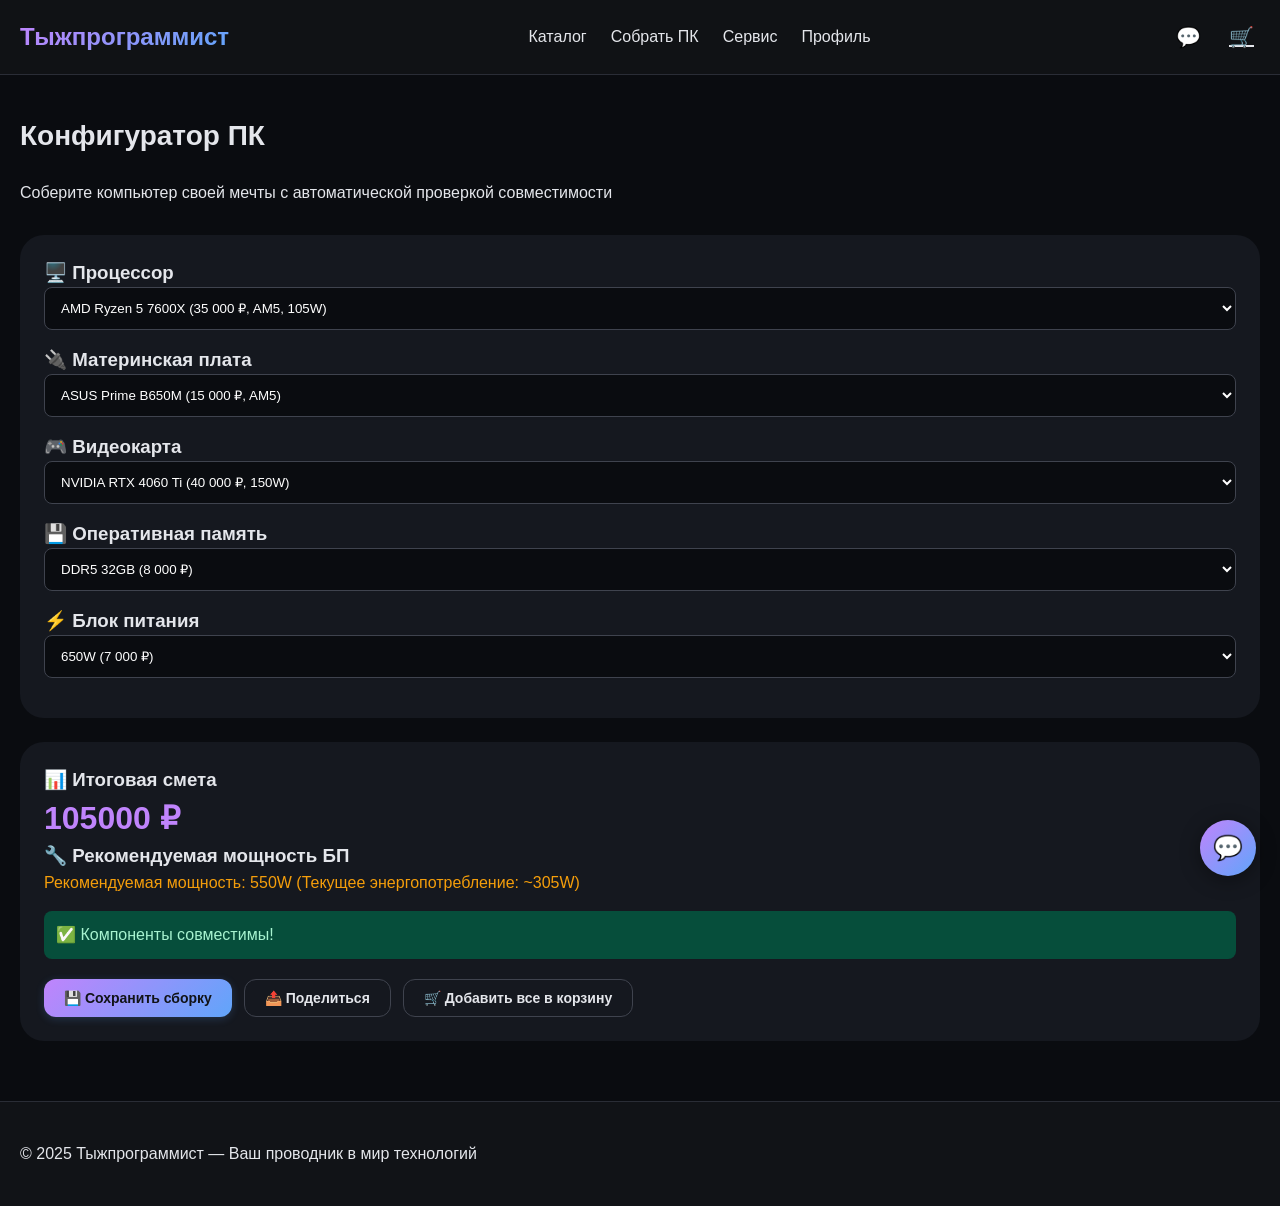
<file: configurator.html>
<!DOCTYPE html>
<html lang="ru">
<head>
    <meta charset="UTF-8">
    <meta name="viewport" content="width=device-width, initial-scale=1.0">
    <title>Конфигуратор ПК - Тыжпрограммист</title>
    <link rel="stylesheet" href="css/style.css">
</head>
<body>
    <header class="header">
        <div class="container">
            <div class="navbar">
                <a href="index.html" class="logo">Тыжпрограммист</a>
                <ul class="nav-links">
                    <li><a href="catalog.html">Каталог</a></li>
                    <li><a href="configurator.html">Собрать ПК</a></li>
                    <li><a href="service.html">Сервис</a></li>
                    <li><a href="profile.html">Профиль</a></li>
                </ul>
                <div class="header-actions">
                    <button class="icon-btn" id="consultantTrigger">💬</button>
                    <a href="cart.html" class="icon-btn">🛒 <span class="cart-count">0</span></a>
                </div>
            </div>
        </div>
    </header>

    <main class="container">
        <h1 class="section-title">Конфигуратор ПК</h1>
        <p style="margin-bottom: 30px;">Соберите компьютер своей мечты с автоматической проверкой совместимости</p>
        
        <div id="configuratorApp">
            <div class="config-section">
                <h3>🖥️ Процессор</h3>
                <select id="cpu" class="component-select">
                    <option value="35000" data-socket="AM5" data-tdp="105">AMD Ryzen 5 7600X (35 000 ₽, AM5, 105W)</option>
                    <option value="55000" data-socket="AM5" data-tdp="120">AMD Ryzen 7 7800X3D (55 000 ₽, AM5, 120W)</option>
                    <option value="40000" data-socket="LGA1700" data-tdp="125">Intel Core i5-13600K (40 000 ₽, LGA1700, 125W)</option>
                    <option value="65000" data-socket="LGA1700" data-tdp="150">Intel Core i7-13700K (65 000 ₽, LGA1700, 150W)</option>
                </select>
                
                <h3>🔌 Материнская плата</h3>
                <select id="mb" class="component-select">
                    <option value="15000" data-socket="AM5">ASUS Prime B650M (15 000 ₽, AM5)</option>
                    <option value="25000" data-socket="AM5">ROG Strix X670E (25 000 ₽, AM5)</option>
                    <option value="18000" data-socket="LGA1700">MSI B760 Tomahawk (18 000 ₽, LGA1700)</option>
                    <option value="28000" data-socket="LGA1700">Gigabyte Z790 Aorus (28 000 ₽, LGA1700)</option>
                </select>
                
                <h3>🎮 Видеокарта</h3>
                <select id="gpu" class="component-select">
                    <option value="40000" data-tdp="150">NVIDIA RTX 4060 Ti (40 000 ₽, 150W)</option>
                    <option value="65000" data-tdp="200">NVIDIA RTX 4070 (65 000 ₽, 200W)</option>
                    <option value="85000" data-tdp="250">NVIDIA RTX 4070 Ti (85 000 ₽, 250W)</option>
                    <option value="130000" data-tdp="320">NVIDIA RTX 4080 (130 000 ₽, 320W)</option>
                </select>
                
                <h3>💾 Оперативная память</h3>
                <select id="ram" class="component-select">
                    <option value="8000">DDR5 32GB (8 000 ₽)</option>
                    <option value="15000">DDR5 64GB (15 000 ₽)</option>
                </select>
                
                <h3>⚡ Блок питания</h3>
                <select id="psu" class="component-select">
                    <option value="7000">650W (7 000 ₽)</option>
                    <option value="9000">750W (9 000 ₽)</option>
                    <option value="12000">850W (12 000 ₽)</option>
                    <option value="15000">1000W (15 000 ₽)</option>
                </select>
            </div>
            
            <div class="config-section">
                <h3>📊 Итоговая смета</h3>
                <p style="font-size: 32px; font-weight: bold; color: #c084fc;" id="totalPrice">0 ₽</p>
                
                <h3>🔧 Рекомендуемая мощность БП</h3>
                <p id="psuRecommendation" style="color: #f59e0b;">Рассчитывается...</p>
                
                <div id="compatibilityMsg" style="padding: 12px; border-radius: 8px; margin: 16px 0;"></div>
                
                <div style="display: flex; gap: 12px; margin-top: 20px; flex-wrap: wrap;">
                    <button class="btn btn-primary" id="saveBuild">💾 Сохранить сборку</button>
                    <button class="btn btn-outline" id="shareBuild">📤 Поделиться</button>
                    <button class="btn btn-outline" id="addToCartBuild">🛒 Добавить все в корзину</button>
                </div>
            </div>
        </div>
    </main>

    <!-- Виджет консультанта -->
    <div class="consultant-widget" id="consultantWidget">
        <div class="consultant-btn">💬</div>
        <div id="chatWindow" class="chat-window hidden">
            <div class="chat-header">Консультант <span id="closeChat" style="cursor:pointer">✖</span></div>
            <div id="chatMessages" class="chat-messages"></div>
            <div class="chat-input-area">
                <input type="text" id="chatInput" placeholder="Задайте вопрос...">
                <button id="chatSend" class="btn-primary">➤</button>
            </div>
        </div>
    </div>

    <footer class="footer">
        <div class="container">© 2025 Тыжпрограммист — Ваш проводник в мир технологий</div>
    </footer>

    <script src="js/main.js"></script>
    <script>
        function calculateTotal() {
            let total = 0;
            const components = ['cpu', 'mb', 'gpu', 'ram', 'psu'];
            components.forEach(id => {
                const el = document.getElementById(id);
                total += parseInt(el.value);
            });
            return total;
        }
        
        function checkCompatibility() {
            const cpuSelect = document.getElementById('cpu');
            const mbSelect = document.getElementById('mb');
            const cpuSocket = cpuSelect.options[cpuSelect.selectedIndex].dataset.socket;
            const mbSocket = mbSelect.options[mbSelect.selectedIndex].dataset.socket;
            const msgDiv = document.getElementById('compatibilityMsg');
            
            if (cpuSocket !== mbSocket) {
                msgDiv.innerHTML = '❌ КРИТИЧЕСКАЯ ОШИБКА: Процессор и материнская плата несовместимы! Разные сокеты.';
                msgDiv.style.background = '#7f1a1a';
                msgDiv.style.color = '#fecaca';
                return false;
            } else {
                msgDiv.innerHTML = '✅ Компоненты совместимы!';
                msgDiv.style.background = '#064e3b';
                msgDiv.style.color = '#a7f3d0';
                return true;
            }
        }
        
        function calculatePSU() {
            let totalTDP = 0;
            const cpu = document.getElementById('cpu');
            const gpu = document.getElementById('gpu');
            const cpuTDP = parseInt(cpu.options[cpu.selectedIndex].dataset.tdp) || 0;
            const gpuTDP = parseInt(gpu.options[gpu.selectedIndex].dataset.tdp) || 0;
            totalTDP = cpuTDP + gpuTDP + 50; // +50W для остальных компонентов
            
            let recommended = 500;
            if (totalTDP <= 400) recommended = 550;
            else if (totalTDP <= 500) recommended = 650;
            else if (totalTDP <= 650) recommended = 750;
            else recommended = 850;
            
            document.getElementById('psuRecommendation').innerHTML = `Рекомендуемая мощность: ${recommended}W (Текущее энергопотребление: ~${totalTDP}W)`;
            return recommended;
        }
        
        function updateConfigurator() {
            const total = calculateTotal();
            document.getElementById('totalPrice').innerText = total + ' ₽';
            checkCompatibility();
            calculatePSU();
        }
        
        // Добавляем обработчики для всех селектов
        const selects = ['cpu', 'mb', 'gpu', 'ram', 'psu'];
        selects.forEach(id => {
            document.getElementById(id).addEventListener('change', updateConfigurator);
        });
        
        updateConfigurator();
        
        document.getElementById('saveBuild').onclick = () => {
            if(checkCompatibility()) {
                alert('✅ Сборка сохранена в личном кабинете!');
            } else {
                alert('❌ Невозможно сохранить сборку из-за несовместимости компонентов!');
            }
        };
        
        document.getElementById('shareBuild').onclick = () => {
            alert('Ссылка на сборку скопирована!');
        };
        
        document.getElementById('addToCartBuild').onclick = () => {
            if(checkCompatibility()) {
                const total = calculateTotal();
                alert(`Все компоненты добавлены в корзину. Итоговая сумма: ${total} ₽`);
            } else {
                alert('Невозможно добавить сборку из-за несовместимости!');
            }
        };
    </script>
</body>
</html>
</file>
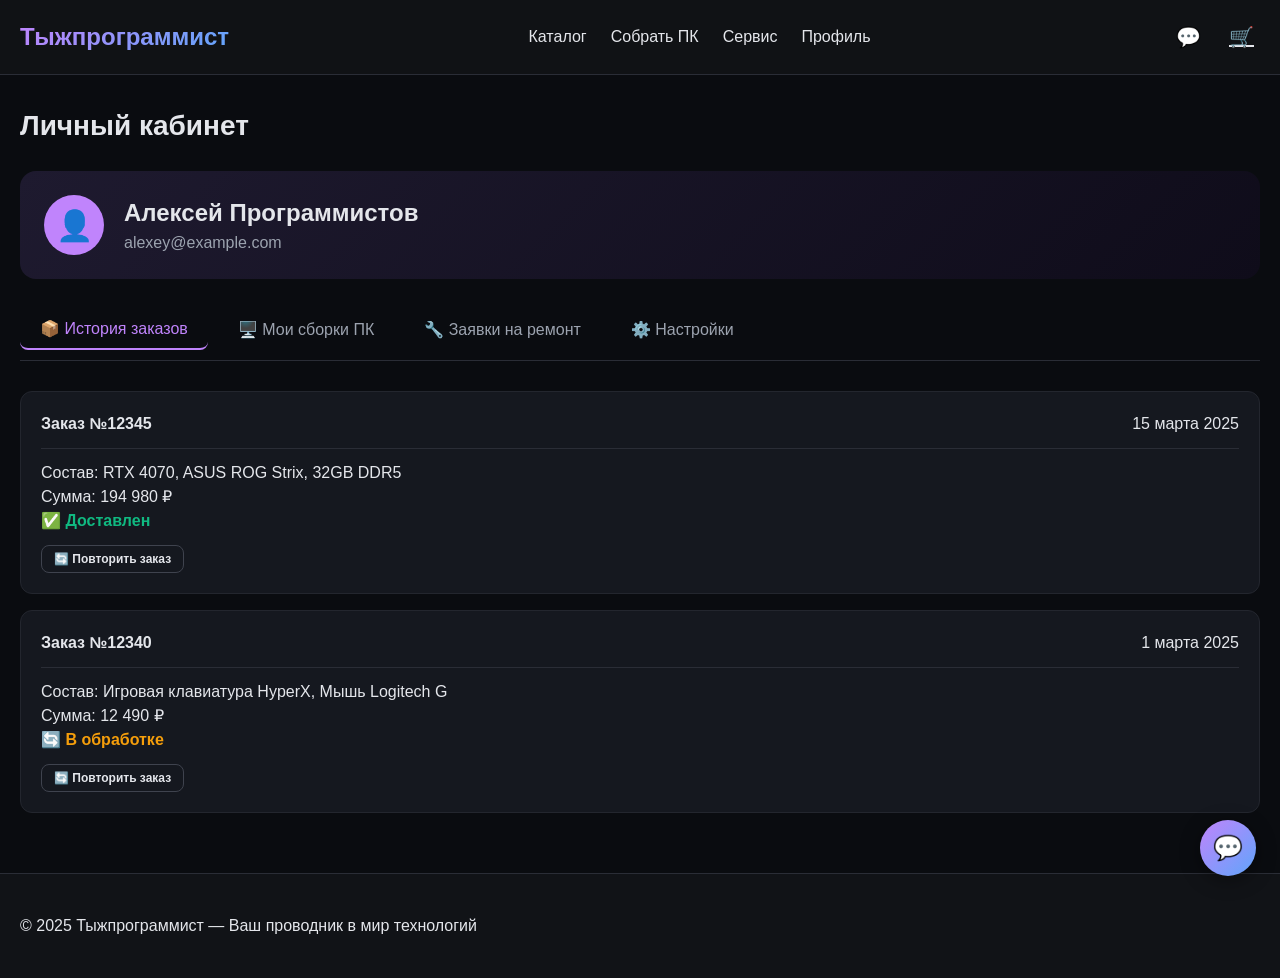
<file: profile.html>
<!DOCTYPE html>
<html lang="ru">
<head>
    <meta charset="UTF-8">
    <meta name="viewport" content="width=device-width, initial-scale=1.0">
    <title>Личный кабинет - Тыжпрограммист</title>
    <link rel="stylesheet" href="css/style.css">
    <style>
        .profile-tabs {
            display: flex;
            gap: 10px;
            margin-bottom: 30px;
            border-bottom: 1px solid #2a2d36;
            padding-bottom: 10px;
            flex-wrap: wrap;
        }
        .tab-btn {
            background: none;
            border: none;
            color: #9ca3af;
            padding: 10px 20px;
            cursor: pointer;
            font-size: 16px;
            transition: all 0.2s;
            border-radius: 8px;
        }
        .tab-btn:hover {
            background: #2a2d36;
            color: #c084fc;
        }
        .tab-btn.active {
            color: #c084fc;
            border-bottom: 2px solid #c084fc;
        }
        .tab-content {
            display: none;
        }
        .tab-content.active {
            display: block;
        }
        .order-card, .build-card {
            background: #15181f;
            border-radius: 12px;
            padding: 20px;
            margin-bottom: 16px;
            border: 1px solid #23262e;
            transition: transform 0.2s;
        }
        .order-card:hover, .build-card:hover {
            transform: translateY(-2px);
            border-color: #c084fc;
        }
        .order-header {
            display: flex;
            justify-content: space-between;
            margin-bottom: 12px;
            padding-bottom: 12px;
            border-bottom: 1px solid #2a2d36;
        }
        .order-status {
            color: #10b981;
            font-weight: bold;
        }
        .order-status.delivered { color: #10b981; }
        .order-status.processing { color: #f59e0b; }
        .user-info-form {
            display: flex;
            flex-direction: column;
            gap: 16px;
            max-width: 500px;
        }
        .user-info-form input {
            background: #0a0c10;
            border: 1px solid #3f434e;
            border-radius: 8px;
            padding: 12px;
            color: white;
        }
        .user-info-form input:focus {
            outline: none;
            border-color: #c084fc;
        }
        .build-actions {
            display: flex;
            gap: 12px;
            margin-top: 16px;
            flex-wrap: wrap;
        }
        .toast-message {
            position: fixed;
            bottom: 100px;
            right: 24px;
            background: #15181f;
            border-left: 4px solid #c084fc;
            padding: 12px 20px;
            border-radius: 12px;
            box-shadow: 0 4px 20px rgba(0,0,0,0.3);
            z-index: 2000;
            animation: slideIn 0.3s ease;
        }
        @keyframes slideIn {
            from {
                transform: translateX(100%);
                opacity: 0;
            }
            to {
                transform: translateX(0);
                opacity: 1;
            }
        }
    </style>
</head>
<body>
    <header class="header">
        <div class="container">
            <div class="navbar">
                <a href="index.html" class="logo">Тыжпрограммист</a>
                <ul class="nav-links">
                    <li><a href="catalog.html">Каталог</a></li>
                    <li><a href="configurator.html">Собрать ПК</a></li>
                    <li><a href="service.html">Сервис</a></li>
                    <li><a href="profile.html">Профиль</a></li>
                </ul>
                <div class="header-actions">
                    <button class="icon-btn" id="consultantTrigger">💬</button>
                    <a href="cart.html" class="icon-btn">🛒 <span class="cart-count">0</span></a>
                </div>
            </div>
        </div>
    </header>

    <main class="container">
        <div style="margin: 30px 0;">
            <h1 class="section-title" style="margin-top: 0;">Личный кабинет</h1>
            <div style="background: linear-gradient(135deg, #1e1a2f, #0f0c1a); border-radius: 16px; padding: 24px; margin-bottom: 30px;">
                <div style="display: flex; align-items: center; gap: 20px; flex-wrap: wrap;">
                    <div style="width: 60px; height: 60px; background: #c084fc; border-radius: 50%; display: flex; align-items: center; justify-content: center; font-size: 30px;">
                        👤
                    </div>
                    <div>
                        <h2 id="userName">Алексей Программистов</h2>
                        <p style="color: #9ca3af;">alexey@example.com</p>
                    </div>
                </div>
            </div>

            <div class="profile-tabs">
                <button class="tab-btn active" data-tab="orders">📦 История заказов</button>
                <button class="tab-btn" data-tab="builds">🖥️ Мои сборки ПК</button>
                <button class="tab-btn" data-tab="repairs">🔧 Заявки на ремонт</button>
                <button class="tab-btn" data-tab="settings">⚙️ Настройки</button>
            </div>

            <!-- История заказов -->
            <div id="orders" class="tab-content active">
                <div class="order-card">
                    <div class="order-header">
                        <strong>Заказ №12345</strong>
                        <span>15 марта 2025</span>
                    </div>
                    <div>Состав: RTX 4070, ASUS ROG Strix, 32GB DDR5</div>
                    <div>Сумма: 194 980 ₽</div>
                    <div class="order-status delivered">✅ Доставлен</div>
                    <button class="btn btn-outline btn-sm order-repeat-btn" style="margin-top: 12px;" data-order="12345">🔄 Повторить заказ</button>
                </div>
                <div class="order-card">
                    <div class="order-header">
                        <strong>Заказ №12340</strong>
                        <span>1 марта 2025</span>
                    </div>
                    <div>Состав: Игровая клавиатура HyperX, Мышь Logitech G</div>
                    <div>Сумма: 12 490 ₽</div>
                    <div class="order-status processing">🔄 В обработке</div>
                    <button class="btn btn-outline btn-sm order-repeat-btn" style="margin-top: 12px;" data-order="12340">🔄 Повторить заказ</button>
                </div>
            </div>

            <!-- Мои сборки ПК -->
            <div id="builds" class="tab-content">
                <div class="build-card">
                    <div style="display: flex; justify-content: space-between; align-items: center; flex-wrap: wrap; gap: 12px;">
                        <h3>🎮 Игровая сборка "Ultra"</h3>
                        <span class="build-price" style="color: #c084fc; font-weight: bold;">145 000 ₽</span>
                    </div>
                    <p>Процессор: Ryzen 7 7800X3D | Видеокарта: RTX 4070 Ti | ОЗУ: 32GB</p>
                    <div class="build-actions">
                        <button class="btn btn-outline btn-sm publish-build-btn" data-build="ultra">📢 Опубликовать</button>
                        <button class="btn btn-primary btn-sm buy-build-btn" data-build="ultra" data-price="145000">🛒 Купить комплектующие</button>
                        <button class="btn btn-outline btn-sm edit-build-btn" data-build="ultra">✏️ Редактировать</button>
                    </div>
                </div>
                <div class="build-card">
                    <div style="display: flex; justify-content: space-between; align-items: center; flex-wrap: wrap; gap: 12px;">
                        <h3>💼 Рабочая станция</h3>
                        <span class="build-price" style="color: #c084fc; font-weight: bold;">98 500 ₽</span>
                    </div>
                    <p>Процессор: Intel i7-13700K | Видеокарта: RTX 4060 | ОЗУ: 64GB</p>
                    <div class="build-actions">
                        <button class="btn btn-outline btn-sm publish-build-btn" data-build="workstation">📢 Опубликовать</button>
                        <button class="btn btn-primary btn-sm buy-build-btn" data-build="workstation" data-price="98500">🛒 Купить комплектующие</button>
                        <button class="btn btn-outline btn-sm edit-build-btn" data-build="workstation">✏️ Редактировать</button>
                    </div>
                </div>
            </div>

            <!-- Заявки на ремонт -->
            <div id="repairs" class="tab-content">
                <div class="order-card">
                    <div class="order-header">
                        <strong>Заявка №R001</strong>
                        <span>10 марта 2025</span>
                    </div>
                    <div>Устройство: Ноутбук ASUS ROG Strix</div>
                    <div>Проблема: Не включается</div>
                    <div class="order-status delivered">✅ Диагностика завершена</div>
                    <div class="build-actions" style="margin-top: 12px;">
                        <button class="btn btn-outline btn-sm track-repair-btn" data-repair="R001">📊 Отследить статус</button>
                        <button class="btn btn-outline btn-sm repeat-repair-btn" data-repair="R001">🔄 Оставить повторную заявку</button>
                    </div>
                </div>
                <div class="order-card">
                    <div class="order-header">
                        <strong>Заявка №R002</strong>
                        <span>5 марта 2025</span>
                    </div>
                    <div>Устройство: Видеокарта RTX 4070</div>
                    <div>Проблема: Перегрев, артефакты</div>
                    <div class="order-status processing">🔄 В работе</div>
                    <div class="build-actions" style="margin-top: 12px;">
                        <button class="btn btn-outline btn-sm track-repair-btn" data-repair="R002">📊 Отследить статус</button>
                        <button class="btn btn-outline btn-sm repeat-repair-btn" data-repair="R002">🔄 Оставить повторную заявку</button>
                    </div>
                </div>
            </div>

            <!-- Настройки уведомлений -->
            <div id="settings" class="tab-content">
                <form class="user-info-form" id="settingsForm">
                    <h3>Личные данные</h3>
                    <input type="text" id="settingsName" placeholder="Имя" value="Алексей Программистов">
                    <input type="email" id="settingsEmail" placeholder="Email" value="alexey@example.com">
                    <input type="tel" id="settingsPhone" placeholder="Телефон" value="+7 (999) 123-45-67">
                    
                    <h3 style="margin-top: 20px;">Настройки уведомлений</h3>
                    <label style="display: flex; align-items: center; gap: 10px; cursor: pointer;">
                        <input type="checkbox" id="notifyOrders" checked> Получать уведомления о статусе заказа
                    </label>
                    <label style="display: flex; align-items: center; gap: 10px; cursor: pointer;">
                        <input type="checkbox" id="notifyPromo" checked> Получать рассылку с акциями
                    </label>
                    
                    <div style="display: flex; gap: 12px; margin-top: 20px;">
                        <button type="submit" class="btn btn-primary">💾 Сохранить изменения</button>
                        <button type="button" id="resetSettingsBtn" class="btn btn-outline">↺ Сбросить</button>
                    </div>
                </form>
            </div>
        </div>
    </main>

    <!-- Виджет консультанта -->
    <div class="consultant-widget" id="consultantWidget">
        <div class="consultant-btn">💬</div>
        <div id="chatWindow" class="chat-window hidden">
            <div class="chat-header">Консультант <span id="closeChat" style="cursor:pointer">✖</span></div>
            <div id="chatMessages" class="chat-messages"></div>
            <div class="chat-input-area">
                <input type="text" id="chatInput" placeholder="Задайте вопрос...">
                <button id="chatSend" class="btn btn-primary btn-sm">➤</button>
            </div>
        </div>
    </div>

    <footer class="footer">
        <div class="container">© 2025 Тыжпрограммист — Ваш проводник в мир технологий</div>
    </footer>

    <script src="js/main.js"></script>
    <script>
        // Функция для показа уведомлений
        function showToast(message, type = 'success') {
            const toast = document.createElement('div');
            toast.className = 'toast-message';
            toast.style.borderLeftColor = type === 'success' ? '#10b981' : '#c084fc';
            toast.innerHTML = `${type === 'success' ? '✅' : 'ℹ️'} ${message}`;
            document.body.appendChild(toast);
            setTimeout(() => {
                toast.style.animation = 'slideOut 0.3s ease';
                setTimeout(() => toast.remove(), 300);
            }, 3000);
        }

        // Добавляем стиль для исчезновения
        const style = document.createElement('style');
        style.textContent = `
            @keyframes slideOut {
                from {
                    transform: translateX(0);
                    opacity: 1;
                }
                to {
                    transform: translateX(100%);
                    opacity: 0;
                }
            }
        `;
        document.head.appendChild(style);

        // Переключение вкладок
        document.querySelectorAll('.tab-btn').forEach(btn => {
            btn.addEventListener('click', () => {
                const tabId = btn.dataset.tab;
                document.querySelectorAll('.tab-btn').forEach(b => b.classList.remove('active'));
                btn.classList.add('active');
                document.querySelectorAll('.tab-content').forEach(content => content.classList.remove('active'));
                document.getElementById(tabId).classList.add('active');
            });
        });

        // === ОБРАБОТЧИКИ ДЛЯ КНОПОК В СБОРКАХ ===
        
        // Кнопка "Опубликовать сборку"
        document.querySelectorAll('.publish-build-btn').forEach(btn => {
            btn.addEventListener('click', (e) => {
                e.preventDefault();
                const buildName = btn.dataset.build;
                const buildCard = btn.closest('.build-card');
                const buildTitle = buildCard.querySelector('h3').innerText;
                
                // Имитация публикации
                showToast(`📢 Сборка "${buildTitle}" опубликована в галерее!`, 'success');
                
                // Меняем текст кнопки
                const originalText = btn.innerHTML;
                btn.innerHTML = '✅ Опубликовано';
                btn.disabled = true;
                setTimeout(() => {
                    btn.innerHTML = originalText;
                    btn.disabled = false;
                }, 3000);
            });
        });
        
        // Кнопка "Купить комплектующие"
        document.querySelectorAll('.buy-build-btn').forEach(btn => {
            btn.addEventListener('click', (e) => {
                e.preventDefault();
                const buildName = btn.dataset.build;
                const price = parseInt(btn.dataset.price);
                const buildCard = btn.closest('.build-card');
                const buildTitle = buildCard.querySelector('h3').innerText;
                
                // Добавляем сборку в корзину
                let cart = JSON.parse(localStorage.getItem('techCart') || '[]');
                
                // Проверяем, есть ли уже такая сборка в корзине
                const existing = cart.find(item => item.id === `build_${buildName}`);
                if (existing) {
                    existing.quantity += 1;
                    showToast(`🛒 "${buildTitle}" добавлена в корзину (теперь ${existing.quantity} шт.)`, 'success');
                } else {
                    cart.push({ 
                        id: `build_${buildName}`, 
                        name: `Сборка ПК: ${buildTitle}`, 
                        price: price, 
                        quantity: 1 
                    });
                    showToast(`🛒 Сборка "${buildTitle}" добавлена в корзину за ${price.toLocaleString()} ₽`, 'success');
                }
                
                localStorage.setItem('techCart', JSON.stringify(cart));
                
                // Обновляем счетчик корзины
                if (typeof updateCartUI === 'function') {
                    updateCartUI();
                } else {
                    const totalCount = cart.reduce((sum, item) => sum + item.quantity, 0);
                    document.querySelectorAll('.cart-count').forEach(el => {
                        if (el) {
                            el.textContent = totalCount;
                            el.style.display = totalCount > 0 ? 'flex' : 'none';
                        }
                    });
                }
                
                // Анимация кнопки
                btn.innerHTML = '✅ Добавлено!';
                setTimeout(() => {
                    btn.innerHTML = '🛒 Купить комплектующие';
                }, 2000);
            });
        });
        
        // Кнопка "Редактировать сборку"
        document.querySelectorAll('.edit-build-btn').forEach(btn => {
            btn.addEventListener('click', (e) => {
                e.preventDefault();
                const buildName = btn.dataset.build;
                showToast(`✏️ Редактирование сборки "${buildName}" откроется в конфигураторе`, 'info');
                // В реальном проекте здесь был бы переход на configurator.html с параметрами
            });
        });
        
        // === ОБРАБОТЧИКИ ДЛЯ ЗАКАЗОВ ===
        document.querySelectorAll('.order-repeat-btn').forEach(btn => {
            btn.addEventListener('click', (e) => {
                e.preventDefault();
                const orderId = btn.dataset.order;
                showToast(`🔄 Заказ №${orderId} добавлен в корзину для повторного оформления`, 'success');
            });
        });
        
        // === ОБРАБОТЧИКИ ДЛЯ ЗАЯВОК НА РЕМОНТ ===
        document.querySelectorAll('.track-repair-btn').forEach(btn => {
            btn.addEventListener('click', (e) => {
                e.preventDefault();
                const repairId = btn.dataset.repair;
                showToast(`📊 Статус заявки ${repairId}: Диагностика завершена, ожидает ремонта`, 'info');
            });
        });
        
        document.querySelectorAll('.repeat-repair-btn').forEach(btn => {
            btn.addEventListener('click', (e) => {
                e.preventDefault();
                const repairId = btn.dataset.repair;
                showToast(`🔄 Повторная заявка на ремонт создана. С вами свяжется менеджер`, 'success');
                // Перенаправление на страницу сервиса
                setTimeout(() => {
                    if (confirm('Перейти на страницу сервиса для оформления заявки?')) {
                        window.location.href = 'service.html';
                    }
                }, 500);
            });
        });
        
        // === НАСТРОЙКИ ===
        const settingsForm = document.getElementById('settingsForm');
        if (settingsForm) {
            settingsForm.addEventListener('submit', (e) => {
                e.preventDefault();
                const name = document.getElementById('settingsName').value;
                const email = document.getElementById('settingsEmail').value;
                const phone = document.getElementById('settingsPhone').value;
                const notifyOrders = document.getElementById('notifyOrders').checked;
                const notifyPromo = document.getElementById('notifyPromo').checked;
                
                // Сохраняем в localStorage
                const settings = { name, email, phone, notifyOrders, notifyPromo };
                localStorage.setItem('userSettings', JSON.stringify(settings));
                
                // Обновляем отображаемое имя
                document.getElementById('userName').innerText = name;
                
                showToast('✅ Настройки успешно сохранены!', 'success');
            });
        }
        
        // Кнопка сброса настроек
        const resetBtn = document.getElementById('resetSettingsBtn');
        if (resetBtn) {
            resetBtn.addEventListener('click', () => {
                document.getElementById('settingsName').value = 'Алексей Программистов';
                document.getElementById('settingsEmail').value = 'alexey@example.com';
                document.getElementById('settingsPhone').value = '+7 (999) 123-45-67';
                document.getElementById('notifyOrders').checked = true;
                document.getElementById('notifyPromo').checked = true;
                showToast('↺ Настройки сброшены до стандартных', 'info');
            });
        }
        
        // Загрузка сохраненных настроек
        const savedSettings = localStorage.getItem('userSettings');
        if (savedSettings) {
            const settings = JSON.parse(savedSettings);
            if (document.getElementById('settingsName')) document.getElementById('settingsName').value = settings.name;
            if (document.getElementById('settingsEmail')) document.getElementById('settingsEmail').value = settings.email;
            if (document.getElementById('settingsPhone')) document.getElementById('settingsPhone').value = settings.phone;
            if (document.getElementById('notifyOrders')) document.getElementById('notifyOrders').checked = settings.notifyOrders;
            if (document.getElementById('notifyPromo')) document.getElementById('notifyPromo').checked = settings.notifyPromo;
            document.getElementById('userName').innerText = settings.name;
        }
    </script>
</body>
</html>
</file>
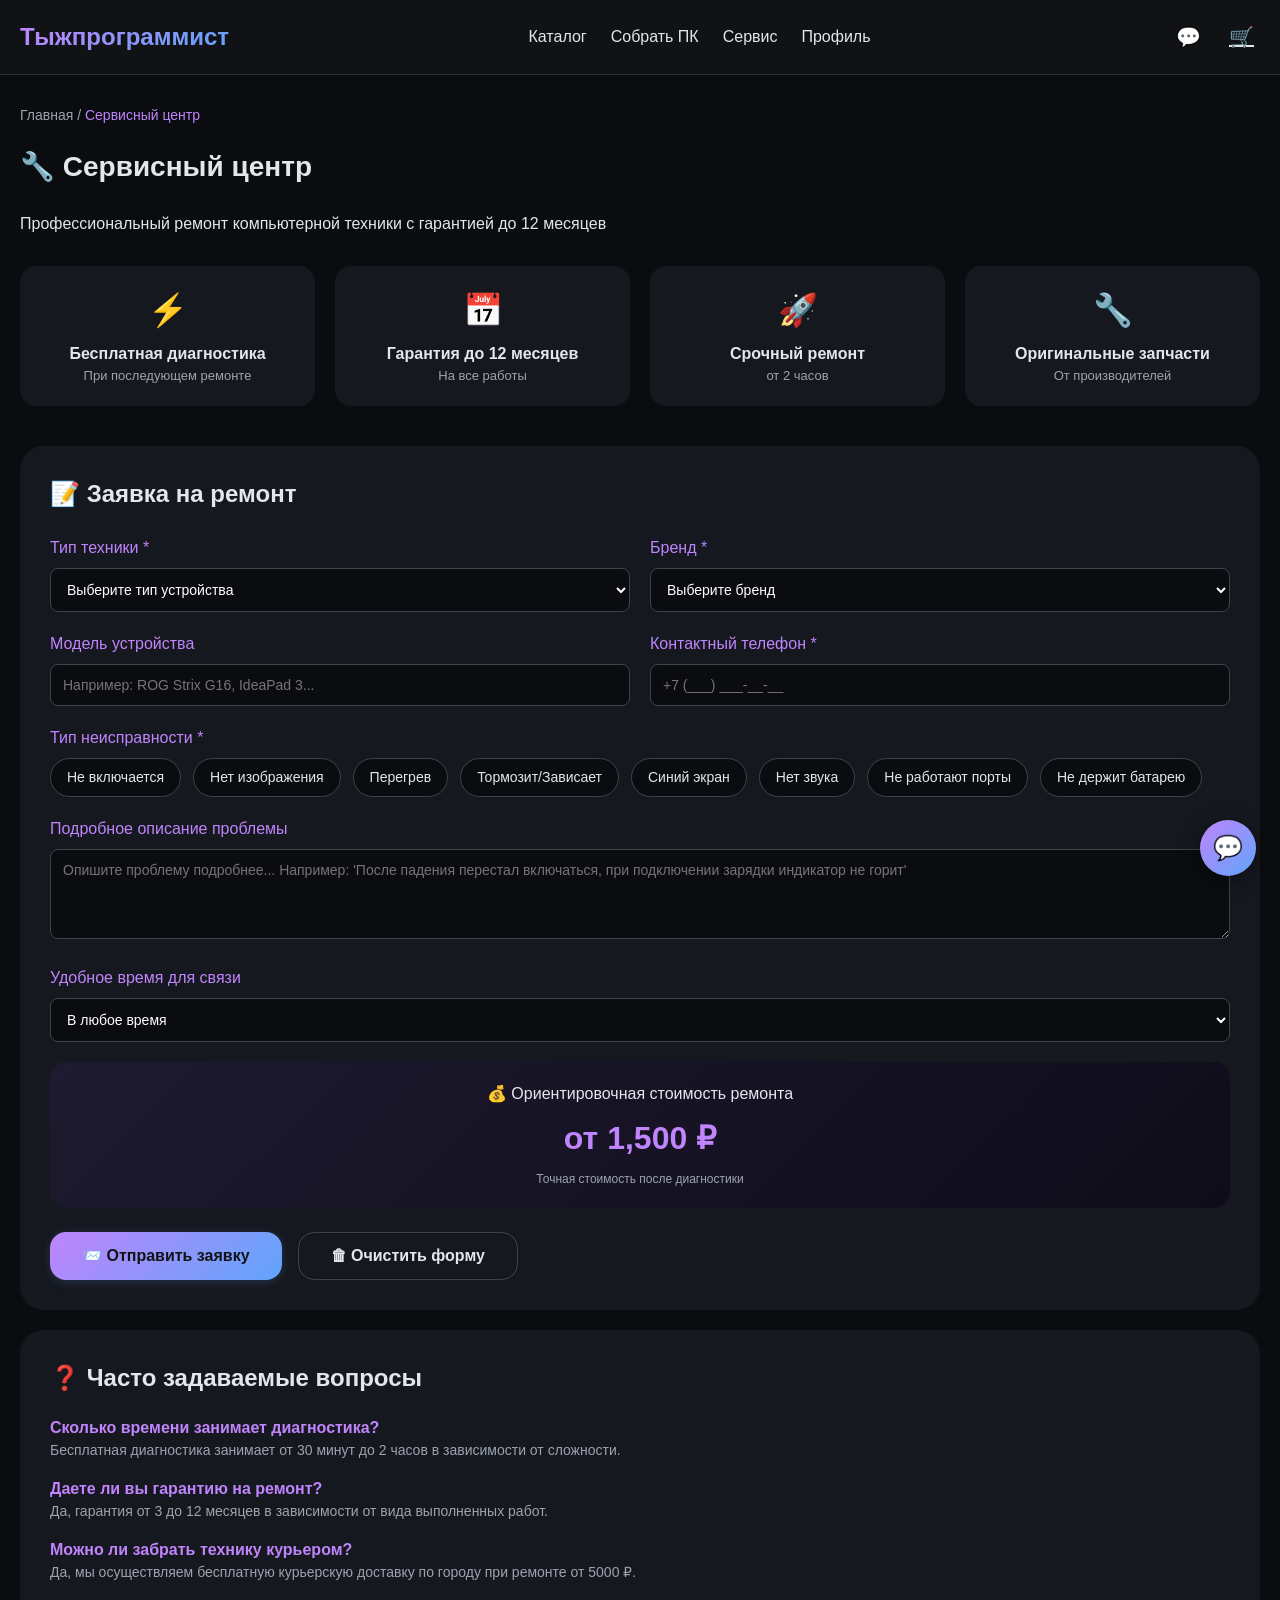
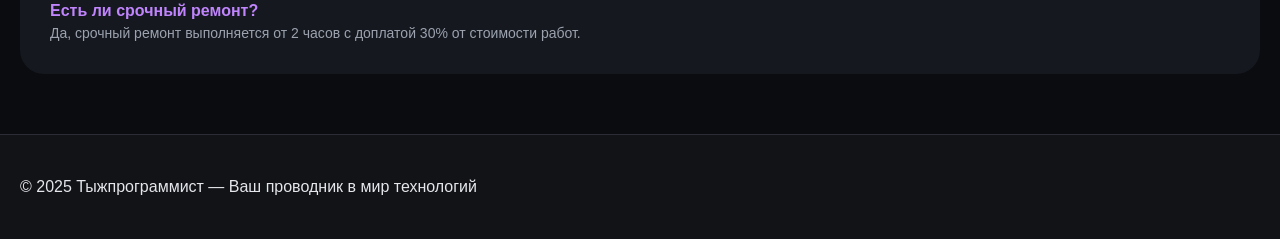
<file: service.html>
<!DOCTYPE html>
<html lang="ru">
<head>
    <meta charset="UTF-8">
    <meta name="viewport" content="width=device-width, initial-scale=1.0">
    <title>Сервисный центр - Тыжпрограммист</title>
    <link rel="stylesheet" href="css/style.css">
    <style>
        .service-card {
            background: #15181f;
            border-radius: 24px;
            padding: 30px;
            margin: 20px 0;
        }
        
        .service-form-group {
            margin-bottom: 20px;
        }
        
        .service-form-group label {
            display: block;
            margin-bottom: 8px;
            color: #c084fc;
            font-weight: 500;
        }
        
        .service-form-group input,
        .service-form-group select,
        .service-form-group textarea {
            width: 100%;
            padding: 12px;
            background: #0a0c10;
            border: 1px solid #3f434e;
            border-radius: 8px;
            color: white;
            font-size: 14px;
            transition: border-color 0.2s;
        }
        
        .service-form-group input:focus,
        .service-form-group select:focus,
        .service-form-group textarea:focus {
            outline: none;
            border-color: #c084fc;
        }
        
        .service-form-row {
            display: grid;
            grid-template-columns: 1fr 1fr;
            gap: 20px;
        }
        
        .service-price {
            background: linear-gradient(135deg, #1e1a2f, #0f0c1a);
            border-radius: 16px;
            padding: 20px;
            margin-top: 20px;
            text-align: center;
        }
        
        .service-price .price {
            font-size: 32px;
            font-weight: bold;
            color: #c084fc;
        }
        
        .success-message {
            background: #064e3b;
            color: #a7f3d0;
            padding: 16px;
            border-radius: 12px;
            margin-bottom: 20px;
            display: none;
        }
        
        .error-message {
            background: #7f1a1a;
            color: #fecaca;
            padding: 16px;
            border-radius: 12px;
            margin-bottom: 20px;
            display: none;
        }
        
        .repair-types {
            display: flex;
            gap: 12px;
            flex-wrap: wrap;
            margin-bottom: 20px;
        }
        
        .repair-type {
            background: #0a0c10;
            border: 1px solid #3f434e;
            border-radius: 30px;
            padding: 8px 16px;
            cursor: pointer;
            transition: all 0.2s;
            font-size: 14px;
        }
        
        .repair-type:hover {
            border-color: #c084fc;
        }
        
        .repair-type.active {
            background: #c084fc;
            color: #0a0c10;
            border-color: #c084fc;
        }
    </style>
</head>
<body>
    <header class="header">
        <div class="container">
            <div class="navbar">
                <a href="index.html" class="logo">Тыжпрограммист</a>
                <ul class="nav-links">
                    <li><a href="catalog.html">Каталог</a></li>
                    <li><a href="configurator.html">Собрать ПК</a></li>
                    <li><a href="service.html">Сервис</a></li>
                    <li><a href="profile.html">Профиль</a></li>
                </ul>
                <div class="header-actions">
                    <button class="icon-btn" id="consultantTrigger">💬</button>
                    <a href="cart.html" class="icon-btn">🛒 <span class="cart-count">0</span></a>
                </div>
            </div>
        </div>
    </header>

    <main class="container">
        <div style="margin: 30px 0;">
            <!-- Хлебные крошки -->
            <div style="margin-bottom: 20px; font-size: 14px; color: #9ca3af;">
                <a href="index.html" style="color: #9ca3af; text-decoration: none;">Главная</a> / <span style="color: #c084fc;">Сервисный центр</span>
            </div>
            
            <h1 class="section-title" style="margin-top: 0;">🔧 Сервисный центр</h1>
            <p style="margin-bottom: 30px;">Профессиональный ремонт компьютерной техники с гарантией до 12 месяцев</p>
            
            <!-- Преимущества -->
            <div style="display: grid; grid-template-columns: repeat(4, 1fr); gap: 20px; margin-bottom: 40px;">
                <div style="background: #15181f; border-radius: 16px; padding: 20px; text-align: center;">
                    <div style="font-size: 32px; margin-bottom: 8px;">⚡</div>
                    <div style="font-weight: bold;">Бесплатная диагностика</div>
                    <div style="font-size: 13px; color: #9ca3af;">При последующем ремонте</div>
                </div>
                <div style="background: #15181f; border-radius: 16px; padding: 20px; text-align: center;">
                    <div style="font-size: 32px; margin-bottom: 8px;">📅</div>
                    <div style="font-weight: bold;">Гарантия до 12 месяцев</div>
                    <div style="font-size: 13px; color: #9ca3af;">На все работы</div>
                </div>
                <div style="background: #15181f; border-radius: 16px; padding: 20px; text-align: center;">
                    <div style="font-size: 32px; margin-bottom: 8px;">🚀</div>
                    <div style="font-weight: bold;">Срочный ремонт</div>
                    <div style="font-size: 13px; color: #9ca3af;">от 2 часов</div>
                </div>
                <div style="background: #15181f; border-radius: 16px; padding: 20px; text-align: center;">
                    <div style="font-size: 32px; margin-bottom: 8px;">🔧</div>
                    <div style="font-weight: bold;">Оригинальные запчасти</div>
                    <div style="font-size: 13px; color: #9ca3af;">От производителей</div>
                </div>
            </div>
            
            <div class="service-card">
                <h2 style="margin-bottom: 24px;">📝 Заявка на ремонт</h2>
                
                <div id="successMsg" class="success-message">
                    ✅ Заявка успешно отправлена! Наш менеджер свяжется с вами в ближайшее время.
                </div>
                <div id="errorMsg" class="error-message">
                    ❌ Пожалуйста, заполните все обязательные поля.
                </div>
                
                <form id="repairForm">
                    <div class="service-form-row">
                        <div class="service-form-group">
                            <label>Тип техники *</label>
                            <select id="deviceType" required>
                                <option value="">Выберите тип устройства</option>
                                <option value="pc">Настольный ПК / Системный блок</option>
                                <option value="laptop">Ноутбук</option>
                                <option value="macbook">MacBook</option>
                                <option value="monitor">Монитор</option>
                                <option value="videocard">Видеокарта</option>
                                <option value="motherboard">Материнская плата</option>
                                <option value="psu">Блок питания</option>
                                <option value="other">Другое</option>
                            </select>
                        </div>
                        <div class="service-form-group">
                            <label>Бренд *</label>
                            <select id="brand" required>
                                <option value="">Выберите бренд</option>
                                <option>ASUS</option>
                                <option>MSI</option>
                                <option>Gigabyte</option>
                                <option>Lenovo</option>
                                <option>HP</option>
                                <option>Acer</option>
                                <option>Dell</option>
                                <option>Apple</option>
                                <option>Samsung</option>
                                <option>Другой</option>
                            </select>
                        </div>
                    </div>
                    
                    <div class="service-form-row">
                        <div class="service-form-group">
                            <label>Модель устройства</label>
                            <input type="text" id="model" placeholder="Например: ROG Strix G16, IdeaPad 3...">
                        </div>
                        <div class="service-form-group">
                            <label>Контактный телефон *</label>
                            <input type="tel" id="phone" placeholder="+7 (___) ___-__-__" required>
                        </div>
                    </div>
                    
                    <div class="service-form-group">
                        <label>Тип неисправности *</label>
                        <div class="repair-types">
                            <span class="repair-type" data-problem="not_power">Не включается</span>
                            <span class="repair-type" data-problem="no_screen">Нет изображения</span>
                            <span class="repair-type" data-problem="overheat">Перегрев</span>
                            <span class="repair-type" data-problem="slow">Тормозит/Зависает</span>
                            <span class="repair-type" data-problem="blue_screen">Синий экран</span>
                            <span class="repair-type" data-problem="no_sound">Нет звука</span>
                            <span class="repair-type" data-problem="usb">Не работают порты</span>
                            <span class="repair-type" data-problem="battery">Не держит батарею</span>
                        </div>
                        <input type="hidden" id="problemType" value="">
                    </div>
                    
                    <div class="service-form-group">
                        <label>Подробное описание проблемы</label>
                        <textarea id="description" rows="4" placeholder="Опишите проблему подробнее... Например: 'После падения перестал включаться, при подключении зарядки индикатор не горит'"></textarea>
                    </div>
                    
                    <div class="service-form-group">
                        <label>Удобное время для связи</label>
                        <select id="contactTime">
                            <option value="any">В любое время</option>
                            <option value="morning">09:00 - 12:00</option>
                            <option value="day">12:00 - 15:00</option>
                            <option value="evening">15:00 - 18:00</option>
                            <option value="after18">После 18:00</option>
                        </select>
                    </div>
                    
                    <div class="service-price">
                        <div style="margin-bottom: 8px;">💰 Ориентировочная стоимость ремонта</div>
                        <div class="price" id="estimatedPrice">от 1 500 ₽</div>
                        <div style="font-size: 12px; color: #9ca3af; margin-top: 8px;">Точная стоимость после диагностики</div>
                    </div>
                    
                    <div style="display: flex; gap: 16px; margin-top: 24px;">
                        <button type="submit" class="btn btn-primary btn-lg">📨 Отправить заявку</button>
                        <button type="button" id="resetFormBtn" class="btn btn-outline btn-lg">🗑 Очистить форму</button>
                    </div>
                </form>
            </div>
            
            <!-- Часто задаваемые вопросы -->
            <div class="service-card">
                <h2 style="margin-bottom: 20px;">❓ Часто задаваемые вопросы</h2>
                <div style="display: flex; flex-direction: column; gap: 16px;">
                    <div>
                        <div style="font-weight: bold; color: #c084fc;">Сколько времени занимает диагностика?</div>
                        <div style="font-size: 14px; color: #9ca3af;">Бесплатная диагностика занимает от 30 минут до 2 часов в зависимости от сложности.</div>
                    </div>
                    <div>
                        <div style="font-weight: bold; color: #c084fc;">Даете ли вы гарантию на ремонт?</div>
                        <div style="font-size: 14px; color: #9ca3af;">Да, гарантия от 3 до 12 месяцев в зависимости от вида выполненных работ.</div>
                    </div>
                    <div>
                        <div style="font-weight: bold; color: #c084fc;">Можно ли забрать технику курьером?</div>
                        <div style="font-size: 14px; color: #9ca3af;">Да, мы осуществляем бесплатную курьерскую доставку по городу при ремонте от 5000 ₽.</div>
                    </div>
                    <div>
                        <div style="font-weight: bold; color: #c084fc;">Есть ли срочный ремонт?</div>
                        <div style="font-size: 14px; color: #9ca3af;">Да, срочный ремонт выполняется от 2 часов с доплатой 30% от стоимости работ.</div>
                    </div>
                </div>
            </div>
        </div>
    </main>

    <!-- Виджет консультанта -->
    <div class="consultant-widget" id="consultantWidget">
        <div class="consultant-btn">💬</div>
        <div id="chatWindow" class="chat-window hidden">
            <div class="chat-header">Консультант <span id="closeChat" style="cursor:pointer">✖</span></div>
            <div id="chatMessages" class="chat-messages"></div>
            <div class="chat-input-area">
                <input type="text" id="chatInput" placeholder="Задайте вопрос...">
                <button id="chatSend" class="btn-primary">➤</button>
            </div>
        </div>
    </div>

    <footer class="footer">
        <div class="container">© 2025 Тыжпрограммист — Ваш проводник в мир технологий</div>
    </footer>

    <script src="js/main.js"></script>
    <script>
        // Калькулятор ориентировочной стоимости
        function updateEstimatedPrice() {
            const deviceType = document.getElementById('deviceType').value;
            const problemInput = document.getElementById('problemType');
            const problem = problemInput ? problemInput.value : '';
            
            let basePrice = 1500;
            
            const devicePrices = {
                'pc': 0,
                'laptop': 500,
                'macbook': 1000,
                'monitor': 300,
                'videocard': 800,
                'motherboard': 600,
                'psu': 400,
                'other': 0
            };
            
            const problemPrices = {
                'not_power': 800,
                'no_screen': 1200,
                'overheat': 1500,
                'slow': 1000,
                'blue_screen': 1300,
                'no_sound': 600,
                'usb': 500,
                'battery': 1800
            };
            
            basePrice += devicePrices[deviceType] || 0;
            basePrice += problemPrices[problem] || 0;
            
            if (basePrice < 1500) basePrice = 1500;
            
            document.getElementById('estimatedPrice').innerHTML = `от ${basePrice.toLocaleString()} ₽`;
        }
        
        // Обработка выбора типа неисправности
        document.querySelectorAll('.repair-type').forEach(el => {
            el.addEventListener('click', () => {
                // Убираем активный класс у всех
                document.querySelectorAll('.repair-type').forEach(e => e.classList.remove('active'));
                el.classList.add('active');
                document.getElementById('problemType').value = el.dataset.problem;
                updateEstimatedPrice();
            });
        });
        
        // Обновление цены при смене типа устройства
        document.getElementById('deviceType').addEventListener('change', updateEstimatedPrice);
        
        // Обработка отправки формы
        document.getElementById('repairForm').addEventListener('submit', (e) => {
            e.preventDefault();
            
            const deviceType = document.getElementById('deviceType').value;
            const brand = document.getElementById('brand').value;
            const phone = document.getElementById('phone').value;
            const problemType = document.getElementById('problemType').value;
            
            if (!deviceType || !brand || !phone || !problemType) {
                const errorMsg = document.getElementById('errorMsg');
                errorMsg.style.display = 'block';
                setTimeout(() => {
                    errorMsg.style.display = 'none';
                }, 3000);
                return;
            }
            
            // Сохраняем заявку в localStorage
            const applications = JSON.parse(localStorage.getItem('repairApplications') || '[]');
            const newApplication = {
                id: 'R' + Date.now(),
                date: new Date().toLocaleDateString('ru-RU'),
                deviceType: deviceType,
                brand: brand,
                model: document.getElementById('model').value,
                phone: phone,
                problem: problemType,
                description: document.getElementById('description').value,
                status: 'new'
            };
            applications.unshift(newApplication);
            localStorage.setItem('repairApplications', JSON.stringify(applications));
            
            // Показываем успех и сбрасываем форму
            const successMsg = document.getElementById('successMsg');
            successMsg.style.display = 'block';
            
            // Сброс формы
            document.getElementById('repairForm').reset();
            document.getElementById('problemType').value = '';
            document.querySelectorAll('.repair-type').forEach(e => e.classList.remove('active'));
            updateEstimatedPrice();
            
            setTimeout(() => {
                successMsg.style.display = 'none';
            }, 4000);
        });
        
        // Кнопка сброса формы
        document.getElementById('resetFormBtn').addEventListener('click', () => {
            document.getElementById('repairForm').reset();
            document.getElementById('problemType').value = '';
            document.querySelectorAll('.repair-type').forEach(e => e.classList.remove('active'));
            updateEstimatedPrice();
        });
        
        // Маска для телефона (простая)
        document.getElementById('phone').addEventListener('input', (e) => {
            let value = e.target.value.replace(/\D/g, '');
            if (value.length > 11) value = value.slice(0, 11);
            if (value.startsWith('7') || value.startsWith('8')) {
                let formatted = '+7 ';
                if (value.length > 1) formatted += '(' + value.slice(1, 4);
                if (value.length > 4) formatted += ') ' + value.slice(4, 7);
                if (value.length > 7) formatted += '-' + value.slice(7, 9);
                if (value.length > 9) formatted += '-' + value.slice(9, 11);
                e.target.value = formatted;
            }
        });
        
        // Инициализация
        updateEstimatedPrice();
        
        // Подключаем консультанта (если main.js его инициализирует)
        if (typeof initConsultant === 'function') {
            initConsultant();
        }
    </script>
</body>
</html>
</file>
<file: css/style.css>
/* css/style.css */
* {
    margin: 0;
    padding: 0;
    box-sizing: border-box;
    font-family: 'Inter', -apple-system, BlinkMacSystemFont, 'Segoe UI', Roboto, Oxygen, Ubuntu, sans-serif;
}

body {
    background-color: #0a0c10;
    color: #e4e6eb;
    line-height: 1.5;
}

.container {
    max-width: 1280px;
    margin: 0 auto;
    padding: 0 20px;
}

/* Header & Navigation */
.header {
    background-color: #111317;
    border-bottom: 1px solid #2a2d36;
    position: sticky;
    top: 0;
    z-index: 100;
    backdrop-filter: blur(10px);
    background-color: rgba(17, 19, 23, 0.95);
}

.navbar {
    display: flex;
    justify-content: space-between;
    align-items: center;
    padding: 16px 0;
    gap: 30px;
}

.logo {
    font-size: 24px;
    font-weight: 800;
    background: linear-gradient(135deg, #c084fc, #60a5fa);
    -webkit-background-clip: text;
    background-clip: text;
    color: transparent;
    text-decoration: none;
}

.nav-links {
    display: flex;
    gap: 24px;
    list-style: none;
}

.nav-links a {
    color: #e4e6eb;
    text-decoration: none;
    font-weight: 500;
    transition: color 0.2s;
}

.nav-links a:hover {
    color: #c084fc;
}

.header-actions {
    display: flex;
    gap: 16px;
    align-items: center;
}

.icon-btn {
    background: none;
    border: none;
    color: #e4e6eb;
    font-size: 20px;
    cursor: pointer;
    position: relative;
    padding: 6px;
    border-radius: 8px;
    transition: background 0.2s;
}

.icon-btn:hover {
    background-color: #2a2d36;
}

.cart-count {
    position: absolute;
    top: -5px;
    right: -5px;
    background-color: #c084fc;
    color: #0a0c10;
    font-size: 10px;
    font-weight: bold;
    border-radius: 50%;
    width: 18px;
    height: 18px;
    display: flex;
    align-items: center;
    justify-content: center;
}


/* Базовая кнопка */
.btn {
    display: inline-flex;
    align-items: center;
    justify-content: center;
    gap: 8px;
    padding: 10px 20px;
    border-radius: 12px;
    font-weight: 600;
    font-size: 14px;
    cursor: pointer;
    transition: all 0.3s cubic-bezier(0.4, 0, 0.2, 1);
    border: none;
    text-decoration: none;
    position: relative;
    overflow: hidden;
}

/* Главная кнопка (градиент) */
.btn-primary {
    background: linear-gradient(135deg, #c084fc, #60a5fa);
    color: #111317;
    box-shadow: 0 2px 8px rgba(96, 165, 250, 0.2);
}

.btn-primary:hover {
    transform: translateY(-2px);
    box-shadow: 0 6px 20px rgba(96, 165, 250, 0.4);
    background: linear-gradient(135deg, #d094fc, #70b5fa);
}

.btn-primary:active {
    transform: translateY(0px);
}

/* Вторичная кнопка (обводка) */
.btn-outline {
    background: transparent;
    border: 1.5px solid #3f434e;
    color: #e4e6eb;
}

.btn-outline:hover {
    border-color: #c084fc;
    color: #c084fc;
    background: rgba(192, 132, 252, 0.1);
    transform: translateY(-1px);
}

.btn-outline:active {
    transform: translateY(0px);
}

/* Опасная кнопка (удаление) */
.btn-danger {
    background: linear-gradient(135deg, #ef4444, #dc2626);
    color: white;
    box-shadow: 0 2px 8px rgba(239, 68, 68, 0.2);
}

.btn-danger:hover {
    transform: translateY(-2px);
    box-shadow: 0 6px 20px rgba(239, 68, 68, 0.4);
}

/* Маленькая кнопка */
.btn-sm {
    padding: 6px 12px;
    font-size: 12px;
    border-radius: 8px;
}

/* Большая кнопка */
.btn-lg {
    padding: 14px 32px;
    font-size: 16px;
    border-radius: 16px;
}

/* Кнопка с иконкой */
.btn-icon {
    padding: 10px;
    border-radius: 12px;
}

.btn-icon svg, .btn-icon span {
    font-size: 18px;
}

/* Эффект пульсации при клике */
.btn {
    position: relative;
    overflow: hidden;
}

.btn::after {
    content: '';
    position: absolute;
    top: 50%;
    left: 50%;
    width: 0;
    height: 0;
    border-radius: 50%;
    background: rgba(255, 255, 255, 0.3);
    transform: translate(-50%, -50%);
    transition: width 0.6s, height 0.6s;
}

.btn:active::after {
    width: 200px;
    height: 200px;
}

/* Отключенная кнопка */
.btn:disabled, .btn.disabled {
    opacity: 0.5;
    cursor: not-allowed;
    transform: none !important;
}

/* Ссылка как кнопка */
.btn-link {
    background: none;
    border: none;
    color: #c084fc;
    text-decoration: underline;
    padding: 8px 12px;
}

.btn-link:hover {
    color: #60a5fa;
}

/* Кнопка с иконкой влево/вправо */
.btn-icon-left {
    flex-direction: row;
}

.btn-icon-right {
    flex-direction: row-reverse;
}

/* ===== КОНЕЦ УЛУЧШЕННЫХ КНОПОК ===== */

/* Cards */
.section-title {
    font-size: 28px;
    margin-bottom: 24px;
    margin-top: 40px;
    font-weight: 700;
}

.product-grid {
    display: grid;
    grid-template-columns: repeat(auto-fill, minmax(260px, 1fr));
    gap: 24px;
    margin-bottom: 40px;
}

.product-card {
    background: #15181f;
    border-radius: 16px;
    overflow: hidden;
    border: 1px solid #23262e;
    transition: transform 0.2s, border-color 0.2s;
}

.product-card:hover {
    transform: translateY(-4px);
    border-color: #c084fc;
}

.product-img {
    width: 100%;
    height: 180px;
    background-color: #1e2129;
    display: flex;
    align-items: center;
    justify-content: center;
    font-size: 48px;
}

.product-info {
    padding: 16px;
}

.product-title {
    font-weight: 600;
    margin-bottom: 8px;
    font-size: 16px;
}

.product-price {
    color: #c084fc;
    font-weight: 700;
    font-size: 20px;
    margin: 12px 0;
}

.rating {
    color: #fbbf24;
    font-size: 14px;
    margin-bottom: 12px;
}

/* Consultant Widget */
.consultant-widget {
    position: fixed;
    bottom: 24px;
    right: 24px;
    z-index: 1000;
}

.consultant-btn {
    background: linear-gradient(135deg, #c084fc, #60a5fa);
    width: 56px;
    height: 56px;
    border-radius: 28px;
    display: flex;
    align-items: center;
    justify-content: center;
    font-size: 24px;
    cursor: pointer;
    box-shadow: 0 4px 20px rgba(0,0,0,0.4);
    transition: transform 0.2s;
}

.consultant-btn:hover {
    transform: scale(1.05);
}

.chat-window {
    position: absolute;
    bottom: 70px;
    right: 0;
    width: 320px;
    height: 400px;
    background: #1e2129;
    border-radius: 16px;
    border: 1px solid #3f434e;
    display: flex;
    flex-direction: column;
    overflow: hidden;
    box-shadow: 0 8px 24px rgba(0,0,0,0.3);
}

.chat-header {
    background: #111317;
    padding: 12px;
    font-weight: bold;
    display: flex;
    justify-content: space-between;
    border-bottom: 1px solid #2a2d36;
}

.chat-messages {
    flex: 1;
    padding: 12px;
    overflow-y: auto;
    display: flex;
    flex-direction: column;
    gap: 8px;
}

.chat-input-area {
    display: flex;
    padding: 8px;
    border-top: 1px solid #2a2d36;
    gap: 8px;
}

.chat-input-area input {
    flex: 1;
    background: #0a0c10;
    border: 1px solid #3f434e;
    border-radius: 20px;
    padding: 8px 12px;
    color: white;
}

.chat-input-area button {
    padding: 8px 16px;
    border-radius: 20px;
}

/* Configurator Styles */
.config-section {
    background: #15181f;
    border-radius: 24px;
    padding: 24px;
    margin-bottom: 24px;
}

.component-select {
    background: #0a0c10;
    border: 1px solid #3f434e;
    border-radius: 8px;
    padding: 12px;
    color: white;
    width: 100%;
    margin-bottom: 16px;
}

/* Footer */
.footer {
    background: #111317;
    margin-top: 60px;
    padding: 40px 0;
    border-top: 1px solid #2a2d36;
}

.hidden {
    display: none !important;
}
</file>
